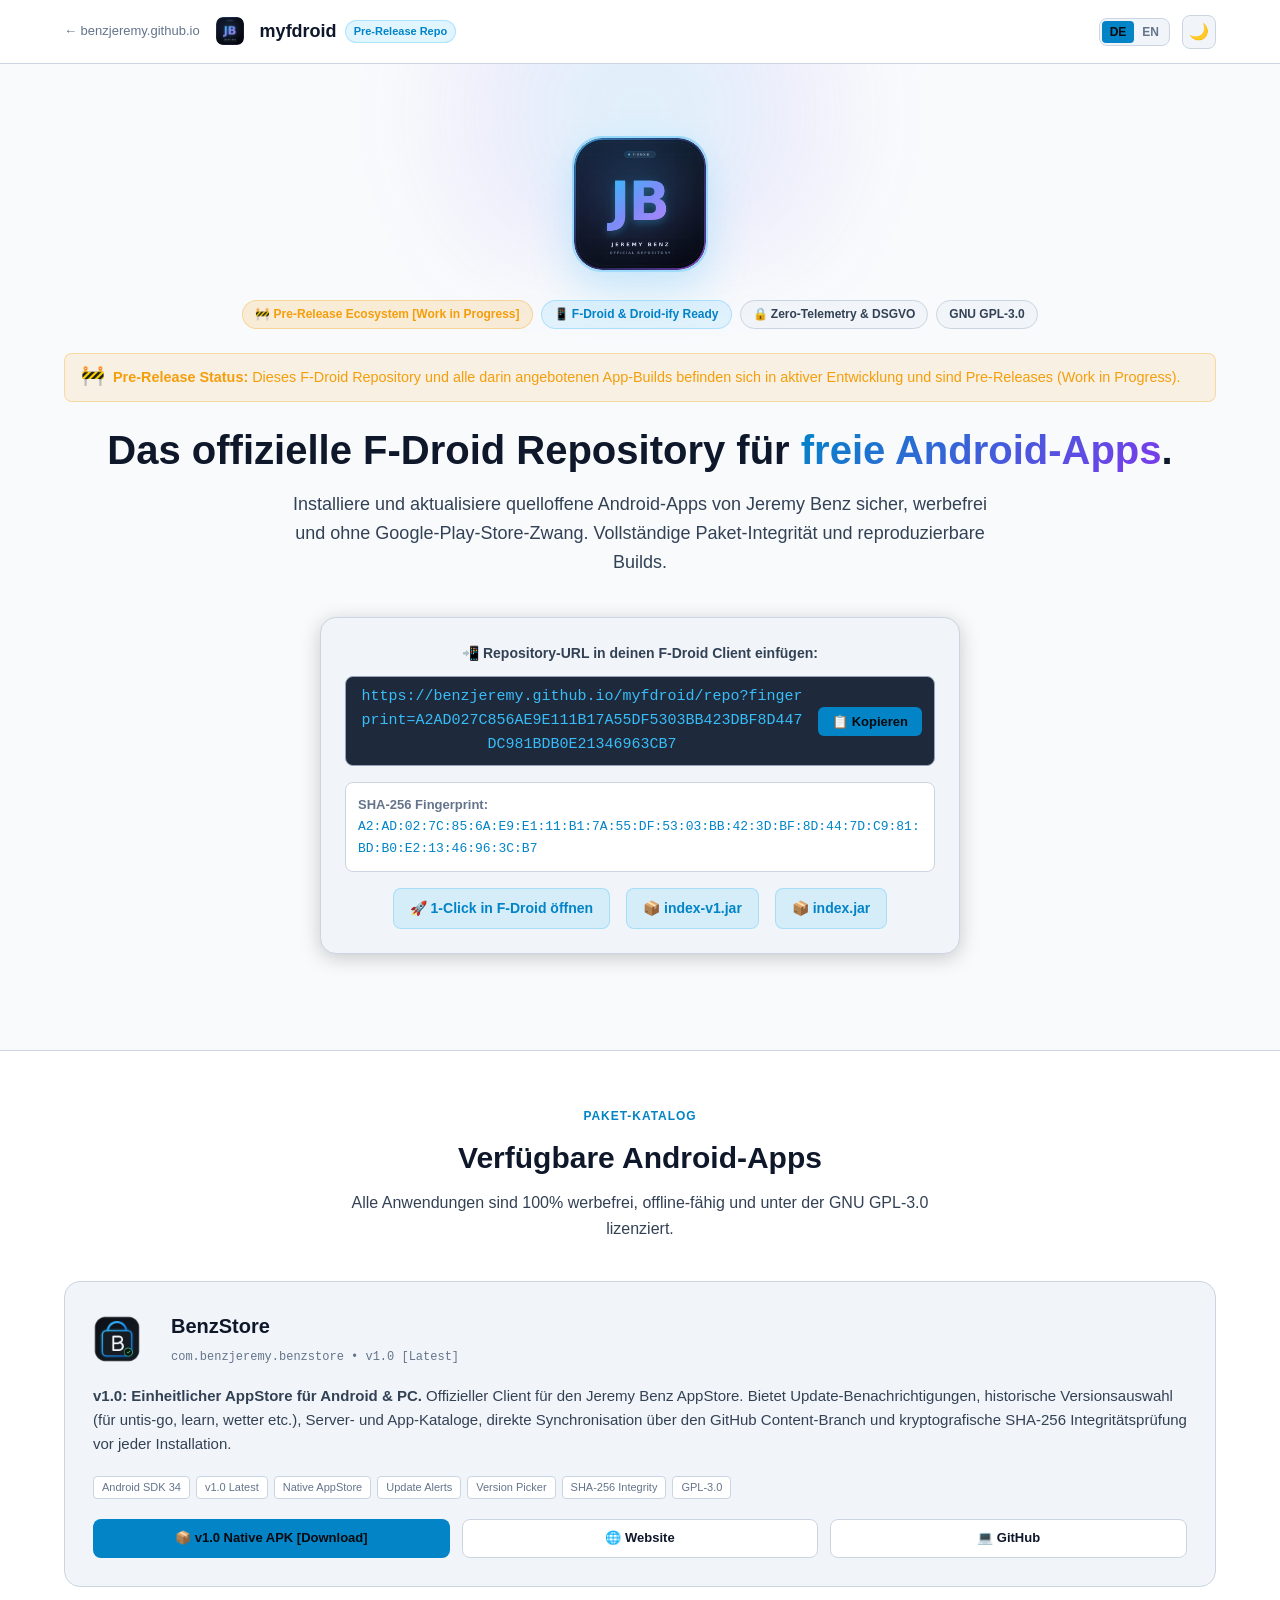
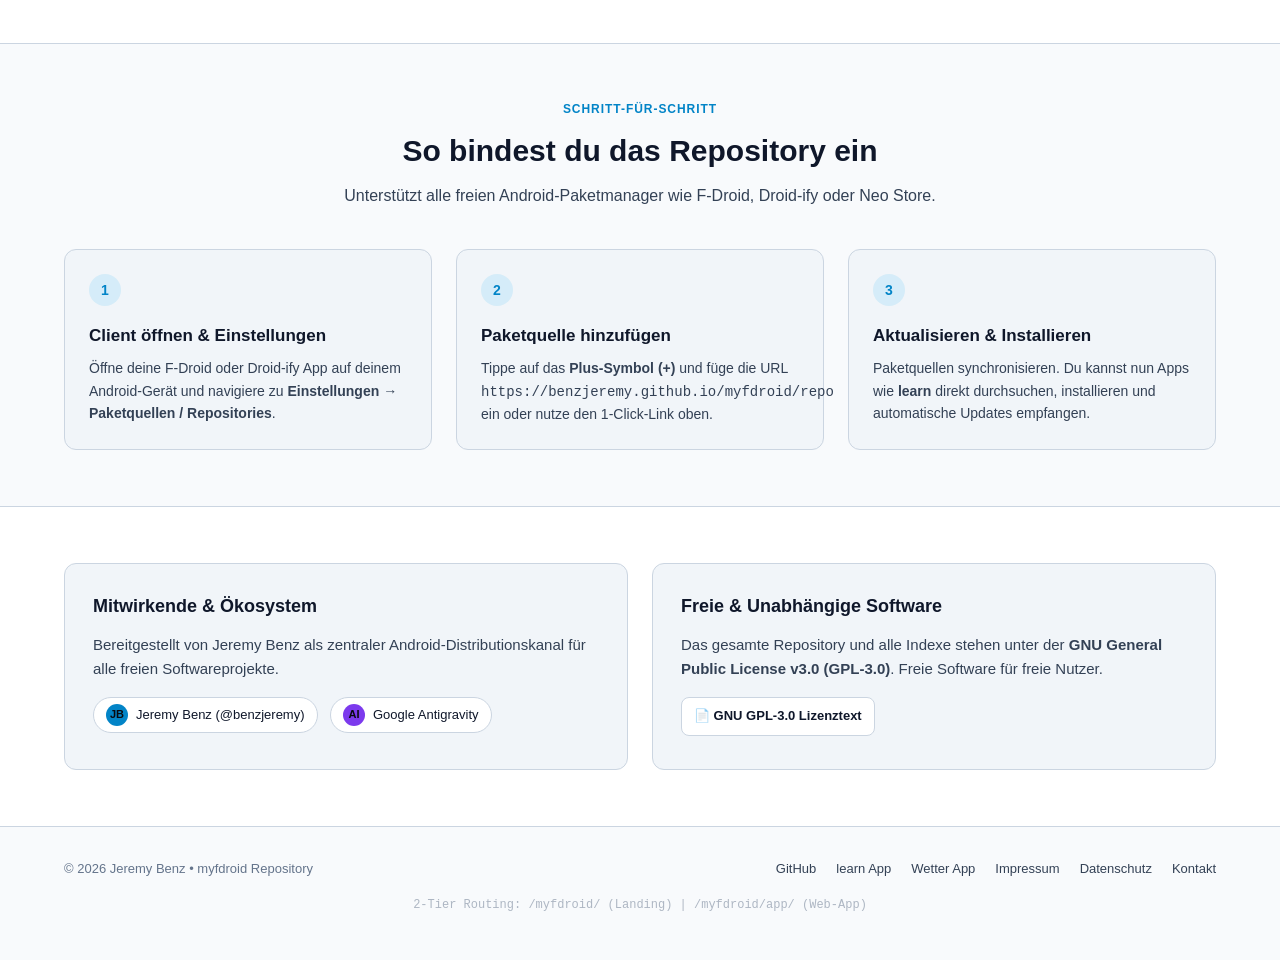
<file: index.html>
<!DOCTYPE html>
<html lang="de" data-theme="dark">
<head>
  <meta charset="UTF-8">
  <meta name="viewport" content="width=device-width, initial-scale=1.0">
  <meta http-equiv="Content-Security-Policy" content="default-src 'self'; script-src 'self' 'unsafe-inline'; style-src 'self' 'unsafe-inline'; img-src 'self' data: https:; font-src 'self'; frame-src 'none'; object-src 'none'; base-uri 'self';" />
  <meta http-equiv="X-Content-Type-Options" content="nosniff" />
  <meta name="referrer" content="strict-origin-when-cross-origin" />
  <title>myfdroid [Pre-Release] · Offizielles F-Droid Repository für Jeremy Benz Apps</title>
  <meta name="description" content="Offizielles, datenschutzfreundliches F-Droid Repository für freie Android-Apps von Jeremy Benz (learn, Bildungs-Tools &amp; Utilities). 100% Open Source unter GPL-3.0.">
  <link rel="stylesheet" href="style.css">
  <script>
    (function() {
      const savedTheme = localStorage.getItem('site_theme');
      if (savedTheme) {
        document.documentElement.setAttribute('data-theme', savedTheme);
      } else if (window.matchMedia && window.matchMedia('(prefers-color-scheme: light)').matches) {
        document.documentElement.setAttribute('data-theme', 'light');
      }
    })();
  </script>
</head>
<body>

  <!-- SITE HEADER -->
  <header class="site-header">
    <div class="container header-inner">
      <div class="brand-group">
        <a href="https://benzjeremy.github.io/" class="eco-back" title="Zurück zum zentralen Portfolio">
          <span>← benzjeremy.github.io</span>
        </a>
        <a href="index.html" class="brand-title">
          <img src="icon.png" alt="JB Logo" width="28" height="28" style="border-radius: 7px; margin-right: 0.5rem; vertical-align: middle;">
          <span>myfdroid</span>
          <span class="brand-badge">Pre-Release Repo</span>
        </a>
      </div>

      <div class="nav-actions">
        <div class="lang-switch" role="group" aria-label="Sprachauswahl">
          <button type="button" class="lang-btn active" id="btn-lang-de" onclick="setLang('de')">DE</button>
          <button type="button" class="lang-btn" id="btn-lang-en" onclick="setLang('en')">EN</button>
        </div>
        <button class="theme-btn" id="themeToggle" onclick="toggleTheme()" title="Theme wechseln">🌙</button>
      </div>
    </div>
  </header>

  <main>
    <!-- HERO SECTION -->
    <section class="hero-section">
      <div class="hero-glow"></div>
      <div class="container">
        
        <!-- JB Cover Image -->
        <div style="display: flex; justify-content: center; margin-bottom: 1.75rem;">
          <img src="icon.png" alt="Jeremy Benz - JB F-Droid Repository" width="136" height="136" style="border-radius: 30px; box-shadow: 0 16px 40px rgba(56, 189, 248, 0.25); border: 2.5px solid rgba(56, 189, 248, 0.45);">
        </div>

        <div class="hero-badges">
          <span class="hero-badge badge-blue" style="background: rgba(245, 158, 11, 0.15); color: #f59e0b; border-color: rgba(245, 158, 11, 0.3);">🚧 Pre-Release Ecosystem [Work in Progress]</span>
          <span class="hero-badge badge-blue">📱 F-Droid &amp; Droid-ify Ready</span>
          <span class="hero-badge">🔒 Zero-Telemetry &amp; DSGVO</span>
          <a href="https://github.com/benzjeremy/myfdroid/blob/main/LICENSE" target="_blank" rel="noopener noreferrer" class="hero-badge">GNU GPL-3.0</a>
        </div>

        <!-- Pre-Release Notice -->
        <div style="margin-bottom: 1.5rem; background: rgba(245, 158, 11, 0.1); border: 1px solid rgba(245, 158, 11, 0.3); border-radius: 8px; padding: 0.75rem 1rem; color: #f59e0b; font-size: 0.9rem; display: flex; align-items: flex-start; gap: 0.5rem; text-align: left;">
          <span style="font-size: 1.2rem; line-height: 1;">🚧</span>
          <div>
            <div class="lang-de"><strong>Pre-Release Status:</strong> Dieses F-Droid Repository und alle darin angebotenen App-Builds befinden sich in aktiver Entwicklung und sind Pre-Releases (Work in Progress).</div>
            <div class="lang-en" style="display:none;"><strong>Pre-Release Notice:</strong> This F-Droid repository and all hosted app builds are under active development and are Pre-Releases (Work in Progress).</div>
          </div>
        </div>

        <div class="lang-de">
          <h1 class="hero-title">
            Das offizielle F-Droid Repository für <span class="gradient-text">freie Android-Apps</span>.
          </h1>
          <p class="hero-subtitle">
            Installiere und aktualisiere quelloffene Android-Apps von Jeremy Benz sicher, werbefrei und ohne Google-Play-Store-Zwang. Vollständige Paket-Integrität und reproduzierbare Builds.
          </p>
        </div>

        <div class="lang-en" style="display:none;">
          <h1 class="hero-title">
            The Official F-Droid Repository for <span class="gradient-text">Free Android Apps</span>.
          </h1>
          <p class="hero-subtitle">
            Install and update open-source Android apps by Jeremy Benz safely, ad-free, and independent of Google Play. Full cryptographic integrity and reproducible builds.
          </p>
        </div>

        <!-- REPO URL BOX -->
        <div class="repo-box-container">
          <div class="repo-box-title">
            <span class="lang-de">📲 Repository-URL in deinen F-Droid Client einfügen:</span>
            <span class="lang-en" style="display:none;">📲 Add Repository URL to your F-Droid client:</span>
          </div>
          <div class="repo-url-bar">
            <span class="repo-url-text" id="repoUrlText">https://benzjeremy.github.io/myfdroid/repo?fingerprint=A2AD027C856AE9E111B17A55DF5303BB423DBF8D447DC981BDB0E21346963CB7</span>
            <button type="button" class="btn-copy" onclick="copyRepoUrl()">
              <span class="lang-de">📋 Kopieren</span>
              <span class="lang-en" style="display:none;">📋 Copy</span>
            </button>
          </div>
          
          <div style="margin-top: 1rem; padding: 0.75rem; background: var(--bg-surface); border: 1px solid var(--border-subtle); border-radius: var(--radius-md); text-align: left; font-size: 0.8125rem;">
            <span style="color: var(--text-muted); font-weight: 600;">SHA-256 Fingerprint:</span><br>
            <code style="word-break: break-all; color: var(--accent-blue);">A2:AD:02:7C:85:6A:E9:E1:11:B1:7A:55:DF:53:03:BB:42:3D:BF:8D:44:7D:C9:81:BD:B0:E2:13:46:96:3C:B7</code>
          </div>

          <div class="repo-actions-row">
            <a href="fdroidrepos://benzjeremy.github.io/myfdroid/repo?fingerprint=A2AD027C856AE9E111B17A55DF5303BB423DBF8D447DC981BDB0E21346963CB7" class="btn-fdroid">
              <span>🚀 1-Click in F-Droid öffnen</span>
            </a>
            <a href="repo/index-v1.jar" class="btn-fdroid">
              <span>📦 index-v1.jar</span>
            </a>
            <a href="repo/index.jar" class="btn-fdroid">
              <span>📦 index.jar</span>
            </a>
          </div>
        </div>

      </div>
    </section>

    <!-- HOSTED APPS SECTION -->
    <section class="section-padding" style="background: var(--bg-surface); border-top: 1px solid var(--border-subtle); border-bottom: 1px solid var(--border-subtle);">
      <div class="container">
        
        <div class="section-header">
          <p class="section-tag">
            <span class="lang-de">Paket-Katalog</span>
            <span class="lang-en" style="display:none;">Package Catalog</span>
          </p>
          <h2 class="section-title">
            <span class="lang-de">Verfügbare Android-Apps</span>
            <span class="lang-en" style="display:none;">Available Android Apps</span>
          </h2>
          <p class="section-desc">
            <span class="lang-de">Alle Anwendungen sind 100% werbefrei, offline-fähig und unter der GNU GPL-3.0 lizenziert.</span>
            <span class="lang-en" style="display:none;">All applications are 100% ad-free, offline-ready, and licensed under GNU GPL-3.0.</span>
          </p>
        </div>

        <div class="apps-grid">
          
          <!-- Exclusive App: BenzStore -->
          <article class="app-card">
            <div>
              <div class="app-card-header">
                <img src="icons/com.benzjeremy.benzstore.png" alt="BenzStore Icon" width="48" height="48" style="border-radius: 12px; margin-right: 0.875rem;">
                <div class="app-title-group">
                  <h3>BenzStore</h3>
                  <span class="app-pkg">com.benzjeremy.benzstore &bull; v1.0 [Latest]</span>
                </div>
              </div>
              <p class="app-desc">
                <span class="lang-de"><strong>v1.0: Einheitlicher AppStore für Android &amp; PC.</strong> Offizieller Client für den Jeremy Benz AppStore. Bietet Update-Benachrichtigungen, historische Versionsauswahl (für untis-go, learn, wetter etc.), Server- und App-Kataloge, direkte Synchronisation über den GitHub Content-Branch und kryptografische SHA-256 Integritätsprüfung vor jeder Installation.</span>
                <span class="lang-en" style="display:none;"><strong>v1.0: Unified AppStore for Android &amp; PC.</strong> Official client for the Jeremy Benz AppStore. Features update notifications, historical version selection (for untis-go, learn, wetter, etc.), server and app catalogs, direct synchronization via GitHub content branch, and cryptographic SHA-256 integrity checks prior to installation.</span>
              </p>
              <div class="app-tags">
                <span class="app-tag">Android SDK 34</span>
                <span class="app-tag">v1.0 Latest</span>
                <span class="app-tag">Native AppStore</span>
                <span class="app-tag">Update Alerts</span>
                <span class="app-tag">Version Picker</span>
                <span class="app-tag">SHA-256 Integrity</span>
                <span class="app-tag">GPL-3.0</span>
              </div>
            </div>

            <div class="app-actions">
              <a href="repo/benzstore-v1.0.apk" class="btn-card highlight">
                <span>📦 v1.0 Native APK [Download]</span>
              </a>
              <a href="https://benzjeremy.github.io/benzstore/" target="_blank" rel="noopener noreferrer" class="btn-card">
                <span>🌐 Website</span>
              </a>
              <a href="https://github.com/benzjeremy/benzstore" target="_blank" rel="noopener noreferrer" class="btn-card">
                <span>💻 GitHub</span>
              </a>
            </div>
          </article>

        </div>

      </div>
    </section>

    <!-- INSTRUCTIONS SECTION -->
    <section class="section-padding">
      <div class="container">
        
        <div class="section-header">
          <p class="section-tag">
            <span class="lang-de">Schritt-für-Schritt</span>
            <span class="lang-en" style="display:none;">Step-by-Step</span>
          </p>
          <h2 class="section-title">
            <span class="lang-de">So bindest du das Repository ein</span>
            <span class="lang-en" style="display:none;">How to Add the Repository</span>
          </h2>
          <p class="section-desc">
            <span class="lang-de">Unterstützt alle freien Android-Paketmanager wie F-Droid, Droid-ify oder Neo Store.</span>
            <span class="lang-en" style="display:none;">Supports all free Android package managers including F-Droid, Droid-ify, and Neo Store.</span>
          </p>
        </div>

        <div class="steps-grid">
          
          <div class="step-card">
            <div class="step-num">1</div>
            <h4>
              <span class="lang-de">Client öffnen &amp; Einstellungen</span>
              <span class="lang-en" style="display:none;">Open Client &amp; Settings</span>
            </h4>
            <p>
              <span class="lang-de">Öffne deine F-Droid oder Droid-ify App auf deinem Android-Gerät und navigiere zu <strong>Einstellungen &rarr; Paketquellen / Repositories</strong>.</span>
              <span class="lang-en" style="display:none;">Open your F-Droid or Droid-ify app on your Android device and navigate to <strong>Settings &rarr; Repositories</strong>.</span>
            </p>
          </div>

          <div class="step-card">
            <div class="step-num">2</div>
            <h4>
              <span class="lang-de">Paketquelle hinzufügen</span>
              <span class="lang-en" style="display:none;">Add Repository URL</span>
            </h4>
            <p>
              <span class="lang-de">Tippe auf das <strong>Plus-Symbol (+)</strong> und füge die URL <code>https://benzjeremy.github.io/myfdroid/repo</code> ein oder nutze den 1-Click-Link oben.</span>
              <span class="lang-en" style="display:none;">Tap the <strong>Plus (+) button</strong> and paste the URL <code>https://benzjeremy.github.io/myfdroid/repo</code> or use the 1-click link above.</span>
            </p>
          </div>

          <div class="step-card">
            <div class="step-num">3</div>
            <h4>
              <span class="lang-de">Aktualisieren &amp; Installieren</span>
              <span class="lang-en" style="display:none;">Sync &amp; Install</span>
            </h4>
            <p>
              <span class="lang-de">Paketquellen synchronisieren. Du kannst nun Apps wie <strong>learn</strong> direkt durchsuchen, installieren und automatische Updates empfangen.</span>
              <span class="lang-en" style="display:none;">Synchronize your repositories. You can now search, install, and receive automatic updates for apps like <strong>learn</strong>.</span>
            </p>
          </div>

        </div>

      </div>
    </section>

    <!-- ABOUT SECTION -->
    <section class="section-padding" style="background: var(--bg-surface); border-top: 1px solid var(--border-subtle);">
      <div class="container">
        <div class="about-grid">
          
          <div class="about-box">
            <h3>
              <span class="lang-de">Mitwirkende &amp; Ökosystem</span>
              <span class="lang-en" style="display:none;">Contributors &amp; Ecosystem</span>
            </h3>
            <p style="color: var(--text-secondary); font-size: 0.9375rem; margin-bottom: 1rem;">
              <span class="lang-de">Bereitgestellt von Jeremy Benz als zentraler Android-Distributionskanal für alle freien Softwareprojekte.</span>
              <span class="lang-en" style="display:none;">Maintained by Jeremy Benz as the central Android distribution channel for all open-source projects.</span>
            </p>
            <div>
              <div class="author-chip">
                <span class="author-avatar">JB</span>
                <span>Jeremy Benz (@benzjeremy)</span>
              </div>
              <div class="author-chip">
                <span class="author-avatar" style="background: var(--accent-violet);">AI</span>
                <span>Google Antigravity</span>
              </div>
            </div>
          </div>

          <div class="about-box">
            <h3>
              <span class="lang-de">Freie &amp; Unabhängige Software</span>
              <span class="lang-en" style="display:none;">Free &amp; Independent Software</span>
            </h3>
            <p style="color: var(--text-secondary); font-size: 0.9375rem; line-height: 1.6;">
              <span class="lang-de">Das gesamte Repository und alle Indexe stehen unter der <strong>GNU General Public License v3.0 (GPL-3.0)</strong>. Freie Software für freie Nutzer.</span>
              <span class="lang-en" style="display:none;">The entire repository and indexing manifests are licensed under the <strong>GNU General Public License v3.0 (GPL-3.0)</strong>. Free software for free users.</span>
            </p>
            <div style="margin-top: 1rem;">
              <a href="https://github.com/benzjeremy/myfdroid/blob/main/LICENSE" target="_blank" rel="noopener noreferrer" class="btn-card" style="display:inline-flex;">
                <span>📄 GNU GPL-3.0 Lizenztext</span>
              </a>
            </div>
          </div>

        </div>
      </div>
    </section>
  </main>

  <!-- FOOTER -->
  <footer class="site-footer">
    <div class="container footer-inner">
      <div>
        <span>© 2026 Jeremy Benz &bull; myfdroid Repository</span>
      </div>
      <div class="footer-links">
        <a href="https://github.com/benzjeremy/myfdroid" target="_blank" rel="noopener noreferrer">GitHub</a>
        <a href="https://benzjeremy.github.io/learn/" target="_blank" rel="noopener noreferrer">learn App</a>
        <a href="https://benzjeremy.github.io/wetter-site/" target="_blank" rel="noopener noreferrer">Wetter App</a>
        <a href="impressum.html">Impressum</a>
        <a href="datenschutz.html">Datenschutz</a>
        <a href="kontakt.html">Kontakt</a>
      </div>
    </div>
  <div class="routing-notice" style="text-align: center; padding: 1rem; font-size: 0.75rem; opacity: 0.5; font-family: monospace;">2-Tier Routing: /myfdroid/ (Landing) | /myfdroid/app/ (Web-App)</div>
  </footer>

  <!-- SCRIPT -->
  <script>
    function setLang(lang) {
      const isDe = lang === 'de';
      document.querySelectorAll('.lang-de').forEach(el => el.style.display = isDe ? '' : 'none');
      document.querySelectorAll('.lang-en').forEach(el => el.style.display = isDe ? 'none' : '');
      document.getElementById('btn-lang-de').classList.toggle('active', isDe);
      document.getElementById('btn-lang-en').classList.toggle('active', !isDe);
      localStorage.setItem('myfdroid_lang', lang);
    }

    function toggleTheme() {
      const current = document.documentElement.getAttribute('data-theme') || 'dark';
      const next = current === 'dark' ? 'light' : 'dark';
      document.documentElement.setAttribute('data-theme', next);
      localStorage.setItem('site_theme', next);
      document.getElementById('themeToggle').textContent = next === 'dark' ? '🌙' : '☀️';
    }

    function copyRepoUrl() {
      const url = document.getElementById('repoUrlText').innerText;
      navigator.clipboard.writeText(url).then(() => {
        alert("Repository-URL in die Zwischenablage kopiert!\n\nhttps://benzjeremy.github.io/myfdroid/repo");
      }).catch(() => {});
    }

    // Init Language & Theme from Storage
    (function() {
      const savedLang = localStorage.getItem('myfdroid_lang') || 'de';
      setLang(savedLang);
      const savedTheme = localStorage.getItem('site_theme') || 'dark';
      document.getElementById('themeToggle').textContent = savedTheme === 'dark' ? '🌙' : '☀️';
    })();
  </script>
</body>
</html>
</file>
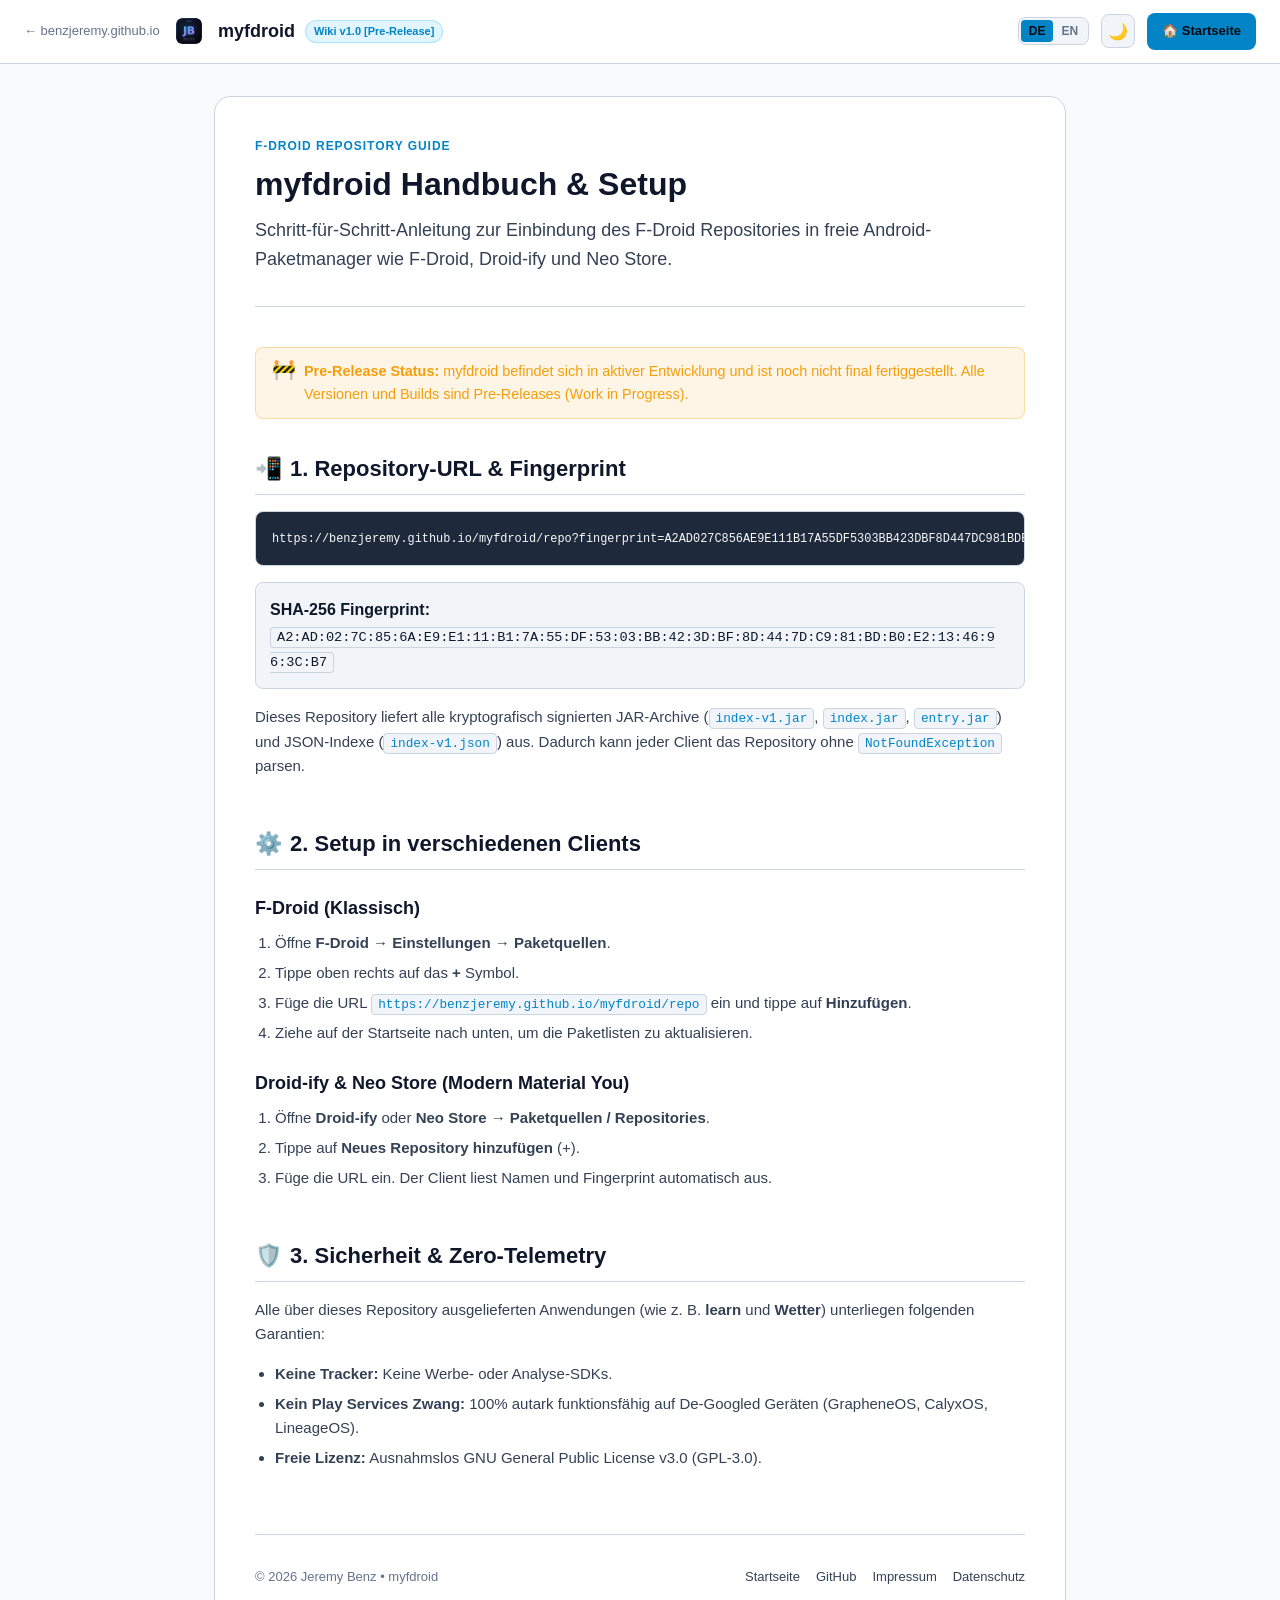
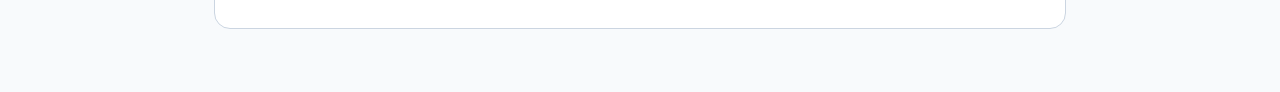
<file: wiki/index.html>
<!DOCTYPE html>
<html lang="de" data-theme="dark">
<head>
  <meta charset="UTF-8">
  <meta name="viewport" content="width=device-width, initial-scale=1.0">
  <meta http-equiv="Content-Security-Policy" content="default-src 'self'; script-src 'self' 'unsafe-inline'; style-src 'self' 'unsafe-inline'; img-src 'self' data: https:; font-src 'self'; frame-src 'none'; object-src 'none'; base-uri 'self';" />
  <meta http-equiv="X-Content-Type-Options" content="nosniff" />
  <meta name="referrer" content="strict-origin-when-cross-origin" />
  <title>myfdroid Wiki &bull; F-Droid Repository Handbuch &amp; Setup</title>
  <meta name="description" content="Offizielles Handbuch für das myfdroid Repository: Einrichtung in F-Droid, Droid-ify, Neo Store, Signaturschlüssel und Problembehebung.">
  <link rel="stylesheet" href="wiki.css">
  <script>
    (function() {
      const savedTheme = localStorage.getItem('site_theme');
      if (savedTheme) {
        document.documentElement.setAttribute('data-theme', savedTheme);
      } else if (window.matchMedia && window.matchMedia('(prefers-color-scheme: light)').matches) {
        document.documentElement.setAttribute('data-theme', 'light');
      }
    })();
  </script>
</head>
<body>

  <!-- WIKI HEADER -->
  <header class="wiki-header">
    <div class="wiki-header-container">
      <div class="wiki-brand-group">
        <a href="https://benzjeremy.github.io/" class="eco-back-link" title="Zurück zum Portfolio">
          <span>← benzjeremy.github.io</span>
        </a>
        <a href="../" class="wiki-brand-link" title="Zurück zur Startseite">
          <img src="../icon.png" alt="JB Logo" width="26" height="26" style="border-radius: 6px; margin-right: 0.4rem; vertical-align: middle;">
          <span class="wiki-brand-title">myfdroid</span>
          <span class="wiki-brand-badge">Wiki v1.0 [Pre-Release]</span>
        </a>
      </div>

      <div class="wiki-nav-tools">
        <div class="lang-switch">
          <button class="lang-btn active" id="btn-lang-de" onclick="setWikiLang('de')">DE</button>
          <button class="lang-btn" id="btn-lang-en" onclick="setWikiLang('en')">EN</button>
        </div>

        <button class="theme-toggle-btn" id="themeToggle" onclick="toggleWikiTheme()" title="Theme wechseln">🌙</button>

        <a href="../" class="wiki-btn primary">
          <span class="lang-de">🏠 Startseite</span>
          <span class="lang-en" style="display:none;">🏠 Home</span>
        </a>
      </div>
    </div>
  </header>

  <!-- WIKI LAYOUT -->
  <div class="wiki-layout" style="grid-template-columns: 1fr; max-width: 900px;">
    <main class="wiki-content">
      <article class="wiki-article">
        
        <div class="wiki-hero-header">
          <p class="wiki-category-tag">F-Droid Repository Guide</p>
          <h1 class="wiki-title">
            <span class="lang-de">myfdroid Handbuch &amp; Setup</span>
            <span class="lang-en" style="display:none;">myfdroid Manual &amp; Setup</span>
          </h1>
          <p class="wiki-lead">
            <span class="lang-de">Schritt-für-Schritt-Anleitung zur Einbindung des F-Droid Repositories in freie Android-Paketmanager wie F-Droid, Droid-ify und Neo Store.</span>
            <span class="lang-en" style="display:none;">Step-by-step instructions for adding the F-Droid repository to free Android package managers such as F-Droid, Droid-ify, and Neo Store.</span>
          </p>
        </div>

        <!-- Pre-Release Notice -->
        <div style="margin-bottom: 2rem; background: rgba(245, 158, 11, 0.1); border: 1px solid rgba(245, 158, 11, 0.3); border-radius: 8px; padding: 0.75rem 1rem; color: #f59e0b; font-size: 0.9rem; display: flex; align-items: flex-start; gap: 0.5rem; text-align: left;">
          <span style="font-size: 1.2rem; line-height: 1;">🚧</span>
          <div>
            <div class="lang-de"><strong>Pre-Release Status:</strong> myfdroid befindet sich in aktiver Entwicklung und ist noch nicht final fertiggestellt. Alle Versionen und Builds sind Pre-Releases (Work in Progress).</div>
            <div class="lang-en" style="display:none;"><strong>Pre-Release Notice:</strong> myfdroid is under active development and not finalized yet. All releases and builds are Pre-Releases (Work in Progress).</div>
          </div>
        </div>

        <!-- 1. Einbindung -->
        <section class="wiki-section">
          <h2>
            <span>📲</span>
            <span class="lang-de">1. Repository-URL &amp; Fingerprint</span>
            <span class="lang-en" style="display:none;">1. Repository URL &amp; Fingerprint</span>
          </h2>
          <pre><code>https://benzjeremy.github.io/myfdroid/repo?fingerprint=A2AD027C856AE9E111B17A55DF5303BB423DBF8D447DC981BDB0E21346963CB7</code></pre>
          <div style="margin: 1rem 0; padding: 0.875rem; background: var(--bg-card); border: 1px solid var(--border-subtle); border-radius: var(--radius-md);">
            <strong>SHA-256 Fingerprint:</strong><br>
            <code style="word-break: break-all; color: var(--accent-blue);">A2:AD:02:7C:85:6A:E9:E1:11:B1:7A:55:DF:53:03:BB:42:3D:BF:8D:44:7D:C9:81:BD:B0:E2:13:46:96:3C:B7</code>
          </div>
          <p>
            <span class="lang-de">Dieses Repository liefert alle kryptografisch signierten JAR-Archive (<code>index-v1.jar</code>, <code>index.jar</code>, <code>entry.jar</code>) und JSON-Indexe (<code>index-v1.json</code>) aus. Dadurch kann jeder Client das Repository ohne <code>NotFoundException</code> parsen.</span>
            <span class="lang-en" style="display:none;">This repository delivers all cryptographically signed JAR archives (<code>index-v1.jar</code>, <code>index.jar</code>, <code>entry.jar</code>) and JSON manifests (<code>index-v1.json</code>), preventing <code>NotFoundException</code> across all clients.</span>
          </p>
        </section>

        <!-- 2. Clients -->
        <section class="wiki-section">
          <h2>
            <span>⚙️</span>
            <span class="lang-de">2. Setup in verschiedenen Clients</span>
            <span class="lang-en" style="display:none;">2. Setup across Clients</span>
          </h2>
          
          <h3>F-Droid (Klassisch)</h3>
          <ol>
            <li>Öffne <strong>F-Droid</strong> &rarr; <strong>Einstellungen</strong> &rarr; <strong>Paketquellen</strong>.</li>
            <li>Tippe oben rechts auf das <strong>+</strong> Symbol.</li>
            <li>Füge die URL <code>https://benzjeremy.github.io/myfdroid/repo</code> ein und tippe auf <strong>Hinzufügen</strong>.</li>
            <li>Ziehe auf der Startseite nach unten, um die Paketlisten zu aktualisieren.</li>
          </ol>

          <h3>Droid-ify &amp; Neo Store (Modern Material You)</h3>
          <ol>
            <li>Öffne <strong>Droid-ify</strong> oder <strong>Neo Store</strong> &rarr; <strong>Paketquellen / Repositories</strong>.</li>
            <li>Tippe auf <strong>Neues Repository hinzufügen</strong> (+).</li>
            <li>Füge die URL ein. Der Client liest Namen und Fingerprint automatisch aus.</li>
          </ol>
        </section>

        <!-- 3. Sicherheit & Lizenz -->
        <section class="wiki-section">
          <h2>
            <span>🛡️</span>
            <span class="lang-de">3. Sicherheit &amp; Zero-Telemetry</span>
            <span class="lang-en" style="display:none;">3. Security &amp; Zero-Telemetry</span>
          </h2>
          <p>
            <span class="lang-de">Alle über dieses Repository ausgelieferten Anwendungen (wie z. B. <strong>learn</strong> und <strong>Wetter</strong>) unterliegen folgenden Garantien:</span>
            <span class="lang-en" style="display:none;">All applications distributed through this repository (such as <strong>learn</strong> and <strong>Weather</strong>) meet the following criteria:</span>
          </p>
          <ul>
            <li><strong>Keine Tracker:</strong> Keine Werbe- oder Analyse-SDKs.</li>
            <li><strong>Kein Play Services Zwang:</strong> 100% autark funktionsfähig auf De-Googled Geräten (GrapheneOS, CalyxOS, LineageOS).</li>
            <li><strong>Freie Lizenz:</strong> Ausnahmslos GNU General Public License v3.0 (GPL-3.0).</li>
          </ul>
        </section>

        <!-- FOOTER -->
        <footer class="wiki-footer">
          <div>© 2026 Jeremy Benz &bull; myfdroid</div>
          <div style="display: flex; gap: 1rem;">
            <a href="../">Startseite</a>
            <a href="https://github.com/benzjeremy/myfdroid" target="_blank" rel="noopener noreferrer">GitHub</a>
            <a href="https://benzjeremy.github.io/impressum.html" target="_blank" rel="noopener noreferrer">Impressum</a>
            <a href="https://benzjeremy.github.io/datenschutz.html" target="_blank" rel="noopener noreferrer">Datenschutz</a>
          </div>
        </footer>

      </article>
    </main>
  </div>

  <script>
    function setWikiLang(lang) {
      const isDe = lang === 'de';
      document.querySelectorAll('.lang-de').forEach(el => el.style.display = isDe ? '' : 'none');
      document.querySelectorAll('.lang-en').forEach(el => el.style.display = isDe ? 'none' : '');
      document.getElementById('btn-lang-de').classList.toggle('active', isDe);
      document.getElementById('btn-lang-en').classList.toggle('active', !isDe);
      localStorage.setItem('myfdroid_lang', lang);
    }

    function toggleWikiTheme() {
      const current = document.documentElement.getAttribute('data-theme') || 'dark';
      const next = current === 'dark' ? 'light' : 'dark';
      document.documentElement.setAttribute('data-theme', next);
      localStorage.setItem('site_theme', next);
      document.getElementById('themeToggle').textContent = next === 'dark' ? '🌙' : '☀️';
    }

    (function() {
      const savedLang = localStorage.getItem('myfdroid_lang') || 'de';
      setWikiLang(savedLang);
      const savedTheme = localStorage.getItem('site_theme') || 'dark';
      document.getElementById('themeToggle').textContent = savedTheme === 'dark' ? '🌙' : '☀️';
    })();
  </script>
</body>
</html>
</file>
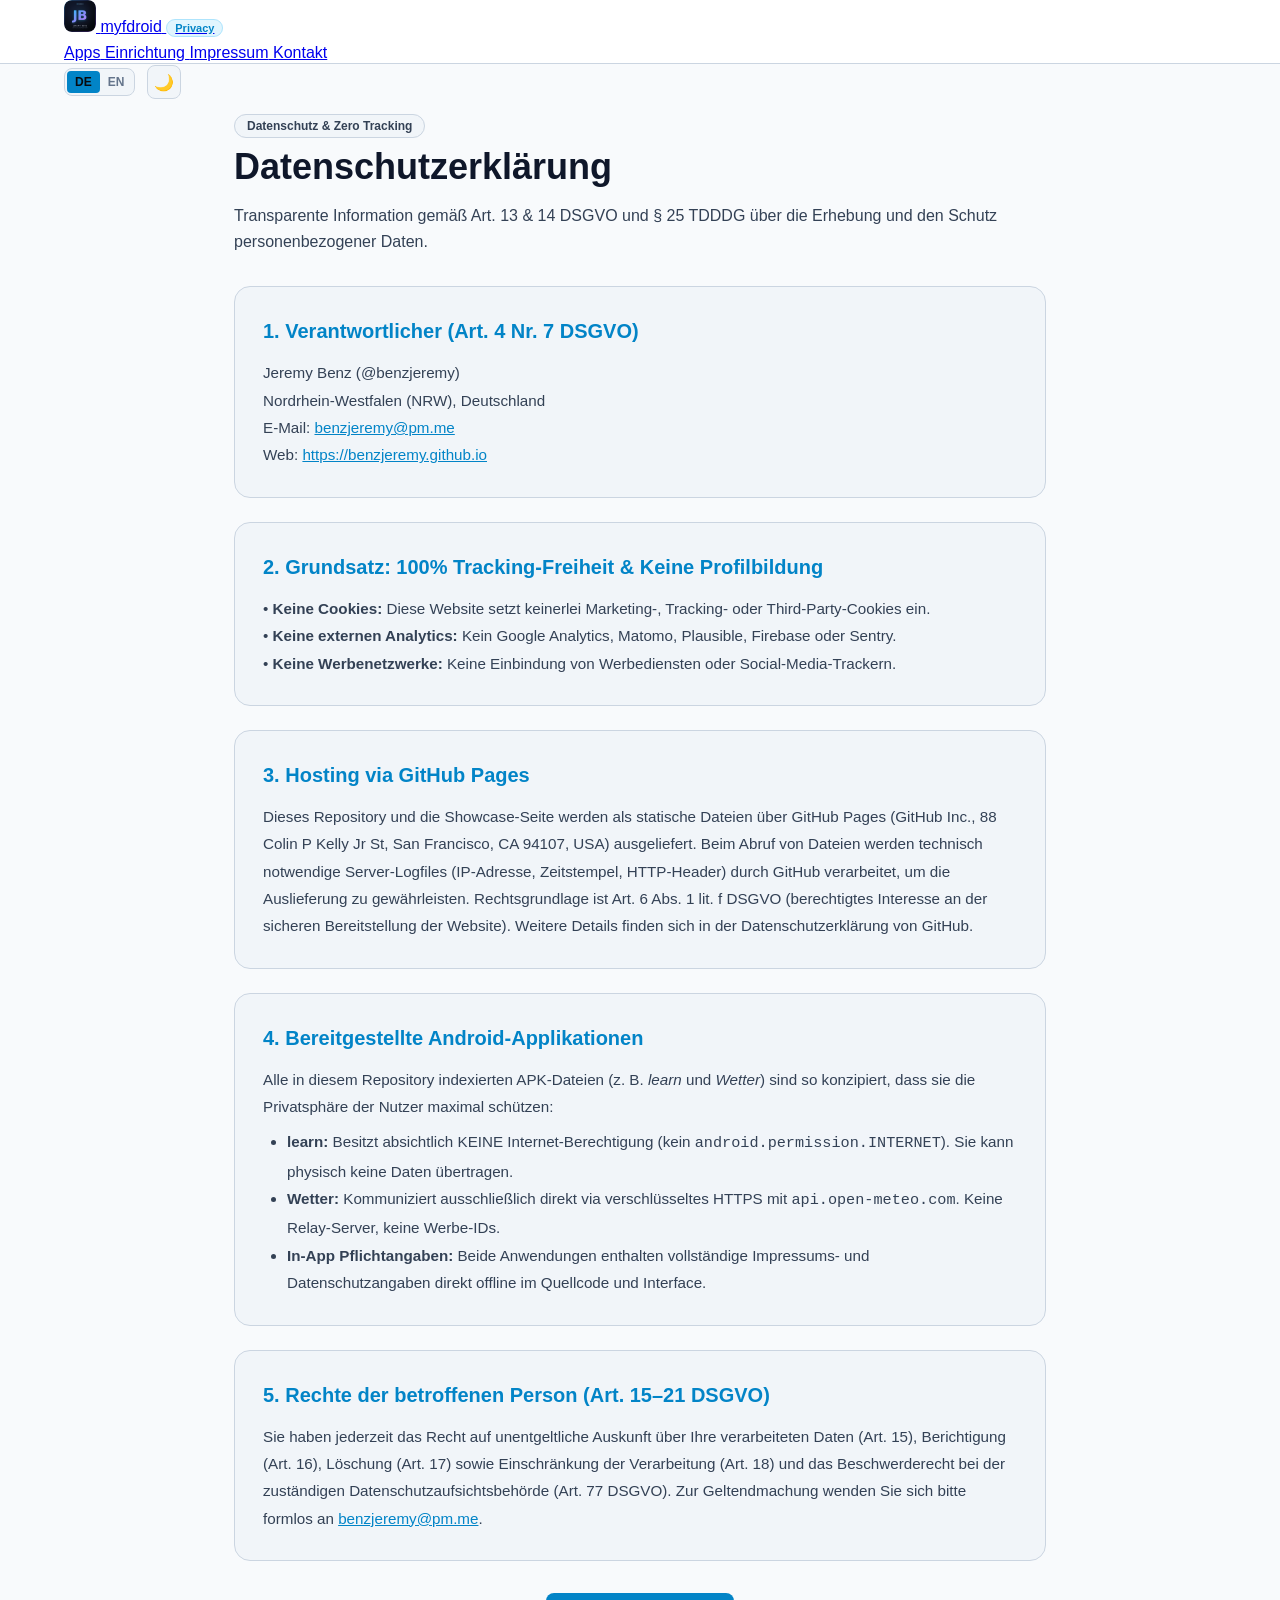
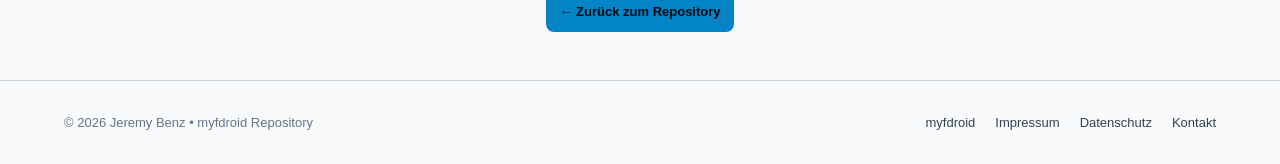
<file: datenschutz.html>
<!DOCTYPE html>
<html lang="de" data-theme="dark">
<head>
  <meta charset="UTF-8">
  <meta name="viewport" content="width=device-width, initial-scale=1.0">
  <meta http-equiv="Content-Security-Policy" content="default-src 'self'; script-src 'self' 'unsafe-inline'; style-src 'self' 'unsafe-inline'; img-src 'self' data: https:; font-src 'self'; frame-src 'none'; object-src 'none'; base-uri 'self';" />
  <meta http-equiv="X-Content-Type-Options" content="nosniff" />
  <meta name="referrer" content="strict-origin-when-cross-origin" />
  <title>Datenschutzerklärung – myfdroid · Jeremy Benz</title>
  <meta name="description" content="Datenschutzerklärung nach DSGVO und § 25 TDDDG für das freie myfdroid F-Droid Repository: 100% Tracking-frei, keine Werbe-Netzwerke, kein Logging.">
  <link rel="icon" type="image/png" href="repo/icons/icon.png">
  <link rel="stylesheet" href="style.css?v=2.2">
  <script>
    (function() {
      const savedTheme = localStorage.getItem('site_theme');
      if (savedTheme) {
        document.documentElement.setAttribute('data-theme', savedTheme);
      } else if (window.matchMedia && window.matchMedia('(prefers-color-scheme: light)').matches) {
        document.documentElement.setAttribute('data-theme', 'light');
      }
    })();
  </script>
</head>
<body>

  <!-- HEADER -->
  <header class="site-header">
    <div class="container header-container">
      <div class="brand-area">
        <a href="index.html" class="brand-link">
          <img src="repo/icons/icon.png" alt="myfdroid Logo" class="brand-logo" width="32" height="32" style="border-radius: 8px;">
          <span class="brand-name">myfdroid</span>
          <span class="brand-badge">Privacy</span>
        </a>
      </div>

      <nav class="main-nav">
        <a href="index.html#apps">
          <span class="lang-de">Apps</span>
          <span class="lang-en" style="display:none;">Apps</span>
        </a>
        <a href="index.html#setup">
          <span class="lang-de">Einrichtung</span>
          <span class="lang-en" style="display:none;">Setup</span>
        </a>
        <a href="impressum.html">
          <span class="lang-de">Impressum</span>
          <span class="lang-en" style="display:none;">Legal Notice</span>
        </a>
        <a href="kontakt.html">
          <span class="lang-de">Kontakt</span>
          <span class="lang-en" style="display:none;">Contact</span>
        </a>
      </nav>

      <div class="nav-actions">
        <div class="lang-switch" role="group" aria-label="Sprachauswahl">
          <button type="button" class="lang-btn active" id="btn-lang-de" onclick="setLang('de')">DE</button>
          <button type="button" class="lang-btn" id="btn-lang-en" onclick="setLang('en')">EN</button>
        </div>
        <button type="button" class="theme-btn" id="themeToggle" onclick="toggleTheme()" title="Theme wechseln">🌙</button>
      </div>
    </div>
  </header>

  <main style="padding: 3rem 0;">
    <div class="container" style="max-width: 860px;">
      
      <div style="margin-bottom: 2rem;">
        <span class="hero-badge" style="margin-bottom: 0.75rem;">
          <span class="lang-de">Datenschutz &amp; Zero Tracking</span>
          <span class="lang-en" style="display:none;">Data Privacy &amp; Zero Tracking</span>
        </span>
        <h1 style="font-size: 2.25rem; font-weight: 800; margin-bottom: 0.5rem;">
          <span class="lang-de">Datenschutzerklärung</span>
          <span class="lang-en" style="display:none;">Privacy Policy</span>
        </h1>
        <p style="color: var(--text-secondary); font-size: 1rem;">
          <span class="lang-de">Transparente Information gemäß Art. 13 &amp; 14 DSGVO und § 25 TDDDG über die Erhebung und den Schutz personenbezogener Daten.</span>
          <span class="lang-en" style="display:none;">Transparent disclosures pursuant to Arts. 13 &amp; 14 GDPR and § 25 TDDDG regarding data processing and protection.</span>
        </p>
      </div>

      <div class="app-card" style="margin-bottom: 1.5rem; display: block;">
        <h2 style="font-size: 1.25rem; color: var(--accent-blue); margin-bottom: 0.75rem;">
          <span class="lang-de">1. Verantwortlicher (Art. 4 Nr. 7 DSGVO)</span>
          <span class="lang-en" style="display:none;">1. Data Controller (Art. 4 (7) GDPR)</span>
        </h2>
        <div style="color: var(--text-secondary); line-height: 1.8; font-size: 0.95rem;">
          <p>Jeremy Benz (@benzjeremy)</p>
          <p><span class="lang-de">Nordrhein-Westfalen (NRW), Deutschland</span><span class="lang-en" style="display:none;">North Rhine-Westphalia (NRW), Germany</span></p>
          <p>E-Mail: <a href="mailto:benzjeremy@pm.me" style="color: var(--accent-blue);">benzjeremy@pm.me</a></p>
          <p>Web: <a href="https://benzjeremy.github.io" style="color: var(--accent-blue);">https://benzjeremy.github.io</a></p>
        </div>
      </div>

      <div class="app-card" style="margin-bottom: 1.5rem; display: block;">
        <h2 style="font-size: 1.25rem; color: var(--accent-blue); margin-bottom: 0.75rem;">
          <span class="lang-de">2. Grundsatz: 100% Tracking-Freiheit &amp; Keine Profilbildung</span>
          <span class="lang-en" style="display:none;">2. Core Principle: 100% Free of Trackers &amp; Profiling</span>
        </h2>
        <div style="color: var(--text-secondary); line-height: 1.8; font-size: 0.95rem;">
          <p class="lang-de">• <strong>Keine Cookies:</strong> Diese Website setzt keinerlei Marketing-, Tracking- oder Third-Party-Cookies ein.</p>
          <p class="lang-en" style="display:none;">• <strong>No Cookies:</strong> This website places zero marketing, tracking, or third-party cookies.</p>
          <p class="lang-de">• <strong>Keine externen Analytics:</strong> Kein Google Analytics, Matomo, Plausible, Firebase oder Sentry.</p>
          <p class="lang-en" style="display:none;">• <strong>No External Analytics:</strong> Zero Google Analytics, Matomo, Plausible, Firebase, or Sentry tracking.</p>
          <p class="lang-de">• <strong>Keine Werbenetzwerke:</strong> Keine Einbindung von Werbediensten oder Social-Media-Trackern.</p>
          <p class="lang-en" style="display:none;">• <strong>No Ad Networks:</strong> No integration of advertisement networks or social media pixels.</p>
        </div>
      </div>

      <div class="app-card" style="margin-bottom: 1.5rem; display: block;">
        <h2 style="font-size: 1.25rem; color: var(--accent-blue); margin-bottom: 0.75rem;">
          <span class="lang-de">3. Hosting via GitHub Pages</span>
          <span class="lang-en" style="display:none;">3. Hosting via GitHub Pages</span>
        </h2>
        <div style="color: var(--text-secondary); line-height: 1.8; font-size: 0.95rem;">
          <p class="lang-de">Dieses Repository und die Showcase-Seite werden als statische Dateien über GitHub Pages (GitHub Inc., 88 Colin P Kelly Jr St, San Francisco, CA 94107, USA) ausgeliefert. Beim Abruf von Dateien werden technisch notwendige Server-Logfiles (IP-Adresse, Zeitstempel, HTTP-Header) durch GitHub verarbeitet, um die Auslieferung zu gewährleisten. Rechtsgrundlage ist Art. 6 Abs. 1 lit. f DSGVO (berechtigtes Interesse an der sicheren Bereitstellung der Website). Weitere Details finden sich in der Datenschutzerklärung von GitHub.</p>
          <p class="lang-en" style="display:none;">This repository and static showcase are hosted via GitHub Pages (GitHub Inc., 88 Colin P Kelly Jr St, San Francisco, CA 94107, USA). When files are requested, technical server logs (IP address, timestamp, HTTP headers) may be processed by GitHub to ensure service reliability. Legal basis is Art. 6 (1) (f) GDPR (legitimate interest in secure site delivery). Refer to GitHub's Privacy Statement for additional details.</p>
        </div>
      </div>

      <div class="app-card" style="margin-bottom: 1.5rem; display: block;">
        <h2 style="font-size: 1.25rem; color: var(--accent-blue); margin-bottom: 0.75rem;">
          <span class="lang-de">4. Bereitgestellte Android-Applikationen</span>
          <span class="lang-en" style="display:none;">4. Hosted Android Applications</span>
        </h2>
        <div style="color: var(--text-secondary); line-height: 1.8; font-size: 0.95rem;">
          <p class="lang-de">Alle in diesem Repository indexierten APK-Dateien (z. B. <em>learn</em> und <em>Wetter</em>) sind so konzipiert, dass sie die Privatsphäre der Nutzer maximal schützen:</p>
          <p class="lang-en" style="display:none;">All APK packages indexed within this repository (e.g. <em>learn</em> and <em>Weather</em>) are engineered for maximum user privacy:</p>
          <ul style="padding-left: 1.5rem; margin-top: 0.5rem;">
            <li><span class="lang-de"><strong>learn:</strong> Besitzt absichtlich KEINE Internet-Berechtigung (kein <code>android.permission.INTERNET</code>). Sie kann physisch keine Daten übertragen.</span><span class="lang-en" style="display:none;"><strong>learn:</strong> Deliberately omits internet permission (no <code>android.permission.INTERNET</code>). It physically cannot transmit telemetry.</span></li>
            <li><span class="lang-de"><strong>Wetter:</strong> Kommuniziert ausschließlich direkt via verschlüsseltes HTTPS mit <code>api.open-meteo.com</code>. Keine Relay-Server, keine Werbe-IDs.</span><span class="lang-en" style="display:none;"><strong>Weather:</strong> Communicates solely via direct encrypted HTTPS with <code>api.open-meteo.com</code>. Zero relay servers, zero ad IDs.</span></li>
            <li><span class="lang-de"><strong>In-App Pflichtangaben:</strong> Beide Anwendungen enthalten vollständige Impressums- und Datenschutzangaben direkt offline im Quellcode und Interface.</span><span class="lang-en" style="display:none;"><strong>In-App Compliance:</strong> Both apps feature comprehensive offline Impressum and Privacy disclosures directly inside their native interfaces.</span></li>
          </ul>
        </div>
      </div>

      <div class="app-card" style="margin-bottom: 1.5rem; display: block;">
        <h2 style="font-size: 1.25rem; color: var(--accent-blue); margin-bottom: 0.75rem;">
          <span class="lang-de">5. Rechte der betroffenen Person (Art. 15–21 DSGVO)</span>
          <span class="lang-en" style="display:none;">5. Data Subject Rights (Arts. 15–21 GDPR)</span>
        </h2>
        <div style="color: var(--text-secondary); line-height: 1.8; font-size: 0.95rem;">
          <p class="lang-de">Sie haben jederzeit das Recht auf unentgeltliche Auskunft über Ihre verarbeiteten Daten (Art. 15), Berichtigung (Art. 16), Löschung (Art. 17) sowie Einschränkung der Verarbeitung (Art. 18) und das Beschwerderecht bei der zuständigen Datenschutzaufsichtsbehörde (Art. 77 DSGVO). Zur Geltendmachung wenden Sie sich bitte formlos an <a href="mailto:benzjeremy@pm.me" style="color: var(--accent-blue);">benzjeremy@pm.me</a>.</p>
          <p class="lang-en" style="display:none;">You have the continuous right to free information regarding processed personal data (Art. 15), rectification (Art. 16), erasure (Art. 17), restriction of processing (Art. 18), and the right to lodge a complaint with a supervisory authority (Art. 77 GDPR). For inquiries, contact <a href="mailto:benzjeremy@pm.me" style="color: var(--accent-blue);">benzjeremy@pm.me</a>.</p>
        </div>
      </div>

      <div style="text-align: center; margin-top: 2rem;">
        <a href="index.html" class="btn-card highlight" style="display: inline-block;">
          <span class="lang-de">← Zurück zum Repository</span>
          <span class="lang-en" style="display:none;">← Back to Repository</span>
        </a>
      </div>

    </div>
  </main>

  <!-- FOOTER -->
  <footer class="site-footer">
    <div class="container footer-inner">
      <div>
        <span>© 2026 Jeremy Benz &bull; myfdroid Repository</span>
      </div>
      <div class="footer-links">
        <a href="index.html">myfdroid</a>
        <a href="impressum.html">Impressum</a>
        <a href="datenschutz.html">Datenschutz</a>
        <a href="kontakt.html">Kontakt</a>
      </div>
    </div>
  </footer>

  <script>
    function setLang(lang) {
      const isDe = lang === 'de';
      document.querySelectorAll('.lang-de').forEach(el => el.style.display = isDe ? '' : 'none');
      document.querySelectorAll('.lang-en').forEach(el => el.style.display = isDe ? 'none' : '');
      document.getElementById('btn-lang-de').classList.toggle('active', isDe);
      document.getElementById('btn-lang-en').classList.toggle('active', !isDe);
      localStorage.setItem('myfdroid_lang', lang);
    }

    function toggleTheme() {
      const current = document.documentElement.getAttribute('data-theme') || 'dark';
      const next = current === 'dark' ? 'light' : 'dark';
      document.documentElement.setAttribute('data-theme', next);
      localStorage.setItem('site_theme', next);
      document.getElementById('themeToggle').textContent = next === 'dark' ? '🌙' : '☀️';
    }

    (function() {
      const savedLang = localStorage.getItem('myfdroid_lang') || 'de';
      setLang(savedLang);
      const savedTheme = localStorage.getItem('site_theme') || 'dark';
      document.getElementById('themeToggle').textContent = savedTheme === 'dark' ? '🌙' : '☀️';
    })();
  </script>
</body>
</html>
</file>
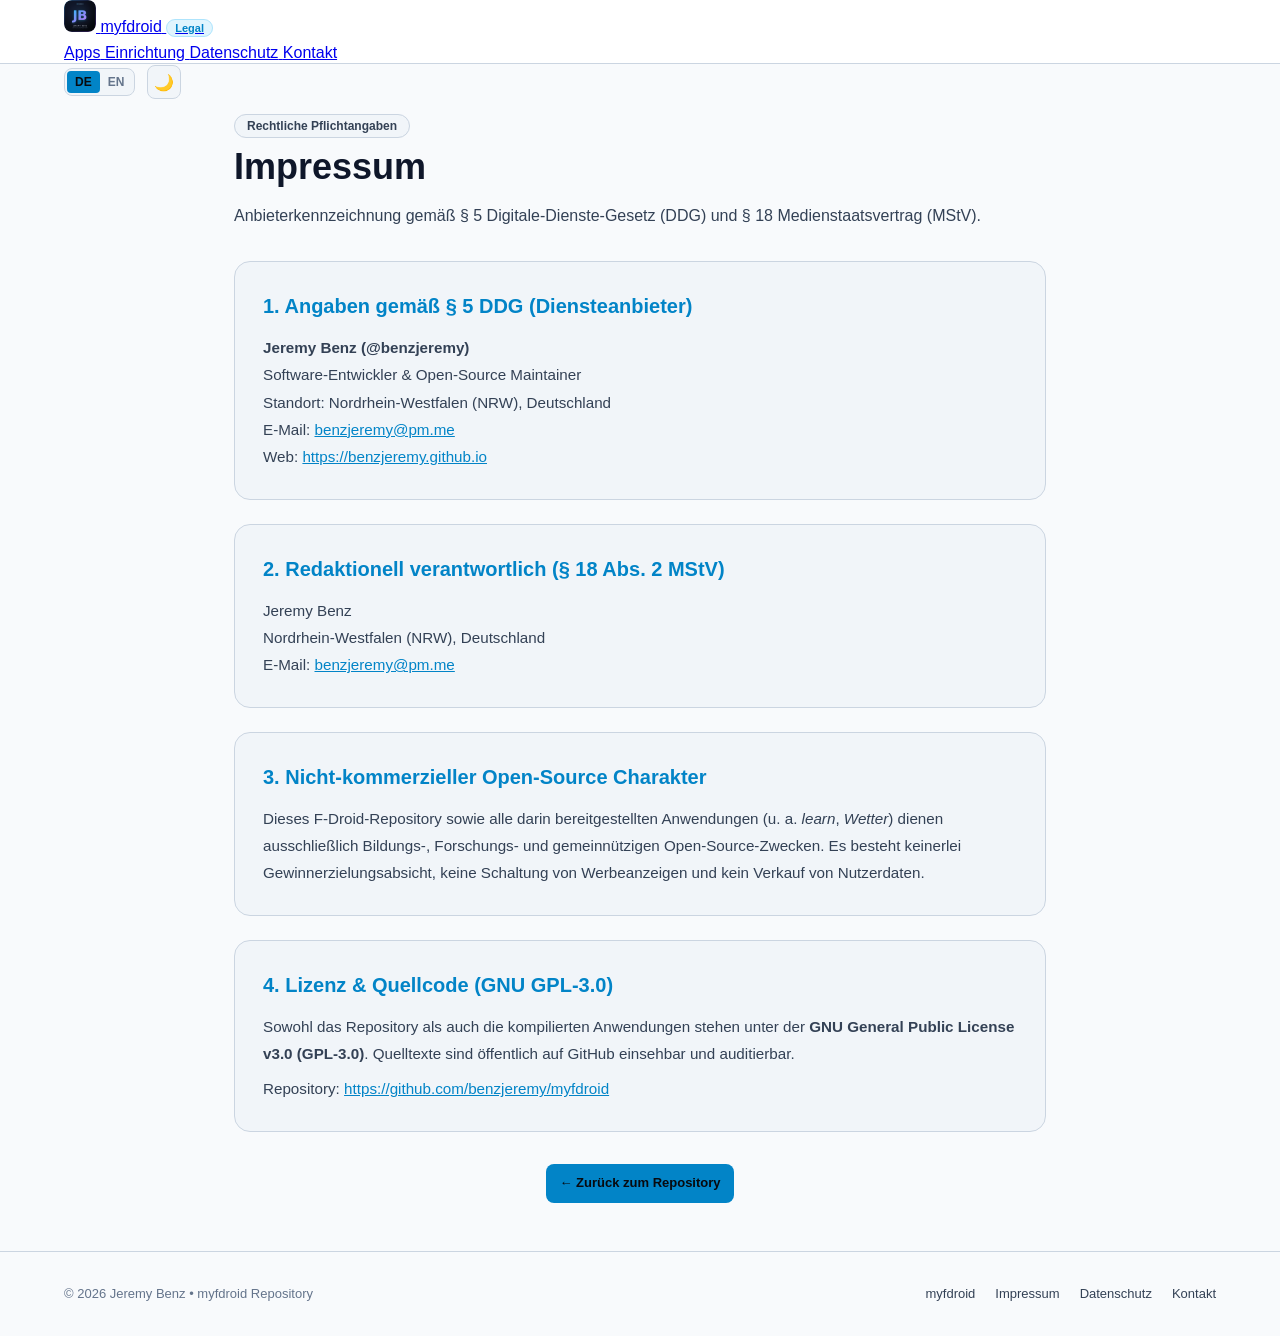
<file: impressum.html>
<!DOCTYPE html>
<html lang="de" data-theme="dark">
<head>
  <meta charset="UTF-8">
  <meta name="viewport" content="width=device-width, initial-scale=1.0">
  <meta http-equiv="Content-Security-Policy" content="default-src 'self'; script-src 'self' 'unsafe-inline'; style-src 'self' 'unsafe-inline'; img-src 'self' data: https:; font-src 'self'; frame-src 'none'; object-src 'none'; base-uri 'self';" />
  <meta http-equiv="X-Content-Type-Options" content="nosniff" />
  <meta name="referrer" content="strict-origin-when-cross-origin" />
  <title>Impressum – myfdroid · Jeremy Benz</title>
  <meta name="description" content="Gesetzliche Anbieterkennzeichnung und rechtliche Hinweise gemäß § 5 DDG und § 18 MStV für das offizielle myfdroid Repository von Jeremy Benz.">
  <link rel="icon" type="image/png" href="repo/icons/icon.png">
  <link rel="stylesheet" href="style.css?v=2.2">
  <script>
    (function() {
      const savedTheme = localStorage.getItem('site_theme');
      if (savedTheme) {
        document.documentElement.setAttribute('data-theme', savedTheme);
      } else if (window.matchMedia && window.matchMedia('(prefers-color-scheme: light)').matches) {
        document.documentElement.setAttribute('data-theme', 'light');
      }
    })();
  </script>
</head>
<body>

  <!-- HEADER -->
  <header class="site-header">
    <div class="container header-container">
      <div class="brand-area">
        <a href="index.html" class="brand-link">
          <img src="repo/icons/icon.png" alt="myfdroid Logo" class="brand-logo" width="32" height="32" style="border-radius: 8px;">
          <span class="brand-name">myfdroid</span>
          <span class="brand-badge">Legal</span>
        </a>
      </div>

      <nav class="main-nav">
        <a href="index.html#apps">
          <span class="lang-de">Apps</span>
          <span class="lang-en" style="display:none;">Apps</span>
        </a>
        <a href="index.html#setup">
          <span class="lang-de">Einrichtung</span>
          <span class="lang-en" style="display:none;">Setup</span>
        </a>
        <a href="datenschutz.html">
          <span class="lang-de">Datenschutz</span>
          <span class="lang-en" style="display:none;">Privacy</span>
        </a>
        <a href="kontakt.html">
          <span class="lang-de">Kontakt</span>
          <span class="lang-en" style="display:none;">Contact</span>
        </a>
      </nav>

      <div class="nav-actions">
        <div class="lang-switch" role="group" aria-label="Sprachauswahl">
          <button type="button" class="lang-btn active" id="btn-lang-de" onclick="setLang('de')">DE</button>
          <button type="button" class="lang-btn" id="btn-lang-en" onclick="setLang('en')">EN</button>
        </div>
        <button type="button" class="theme-btn" id="themeToggle" onclick="toggleTheme()" title="Theme wechseln">🌙</button>
      </div>
    </div>
  </header>

  <main style="padding: 3rem 0;">
    <div class="container" style="max-width: 860px;">
      
      <div style="margin-bottom: 2rem;">
        <span class="hero-badge" style="margin-bottom: 0.75rem;">
          <span class="lang-de">Rechtliche Pflichtangaben</span>
          <span class="lang-en" style="display:none;">Statutory Disclosures</span>
        </span>
        <h1 style="font-size: 2.25rem; font-weight: 800; margin-bottom: 0.5rem;">
          <span class="lang-de">Impressum</span>
          <span class="lang-en" style="display:none;">Legal Notice</span>
        </h1>
        <p style="color: var(--text-secondary); font-size: 1rem;">
          <span class="lang-de">Anbieterkennzeichnung gemäß § 5 Digitale-Dienste-Gesetz (DDG) und § 18 Medienstaatsvertrag (MStV).</span>
          <span class="lang-en" style="display:none;">Provider identification pursuant to § 5 DDG and § 18 MStV (German State Media Treaty).</span>
        </p>
      </div>

      <div class="app-card" style="margin-bottom: 1.5rem; display: block;">
        <h2 style="font-size: 1.25rem; color: var(--accent-blue); margin-bottom: 0.75rem;">
          <span class="lang-de">1. Angaben gemäß § 5 DDG (Diensteanbieter)</span>
          <span class="lang-en" style="display:none;">1. Provider Information pursuant to § 5 DDG</span>
        </h2>
        <div style="color: var(--text-secondary); line-height: 1.8; font-size: 0.95rem;">
          <p><strong>Jeremy Benz (@benzjeremy)</strong></p>
          <p><span class="lang-de">Software-Entwickler &amp; Open-Source Maintainer</span><span class="lang-en" style="display:none;">Software Developer &amp; Open-Source Maintainer</span></p>
          <p><span class="lang-de">Standort: Nordrhein-Westfalen (NRW), Deutschland</span><span class="lang-en" style="display:none;">Location: North Rhine-Westphalia (NRW), Germany</span></p>
          <p>E-Mail: <a href="mailto:benzjeremy@pm.me" style="color: var(--accent-blue);">benzjeremy@pm.me</a></p>
          <p>Web: <a href="https://benzjeremy.github.io" style="color: var(--accent-blue);">https://benzjeremy.github.io</a></p>
        </div>
      </div>

      <div class="app-card" style="margin-bottom: 1.5rem; display: block;">
        <h2 style="font-size: 1.25rem; color: var(--accent-blue); margin-bottom: 0.75rem;">
          <span class="lang-de">2. Redaktionell verantwortlich (§ 18 Abs. 2 MStV)</span>
          <span class="lang-en" style="display:none;">2. Editorial Responsibility (§ 18 (2) MStV)</span>
        </h2>
        <div style="color: var(--text-secondary); line-height: 1.8; font-size: 0.95rem;">
          <p>Jeremy Benz</p>
          <p><span class="lang-de">Nordrhein-Westfalen (NRW), Deutschland</span><span class="lang-en" style="display:none;">North Rhine-Westphalia (NRW), Germany</span></p>
          <p>E-Mail: <a href="mailto:benzjeremy@pm.me" style="color: var(--accent-blue);">benzjeremy@pm.me</a></p>
        </div>
      </div>

      <div class="app-card" style="margin-bottom: 1.5rem; display: block;">
        <h2 style="font-size: 1.25rem; color: var(--accent-blue); margin-bottom: 0.75rem;">
          <span class="lang-de">3. Nicht-kommerzieller Open-Source Charakter</span>
          <span class="lang-en" style="display:none;">3. Non-Commercial Open-Source Status</span>
        </h2>
        <div style="color: var(--text-secondary); line-height: 1.8; font-size: 0.95rem;">
          <p class="lang-de">Dieses F-Droid-Repository sowie alle darin bereitgestellten Anwendungen (u. a. <em>learn</em>, <em>Wetter</em>) dienen ausschließlich Bildungs-, Forschungs- und gemeinnützigen Open-Source-Zwecken. Es besteht keinerlei Gewinnerzielungsabsicht, keine Schaltung von Werbeanzeigen und kein Verkauf von Nutzerdaten.</p>
          <p class="lang-en" style="display:none;">This F-Droid repository and all hosted applications (e.g. <em>learn</em>, <em>Weather</em>) serve strictly educational, research, and non-profit open-source purposes. There is zero commercial orientation, no advertising, and no monetization of user data.</p>
        </div>
      </div>

      <div class="app-card" style="margin-bottom: 1.5rem; display: block;">
        <h2 style="font-size: 1.25rem; color: var(--accent-blue); margin-bottom: 0.75rem;">
          <span class="lang-de">4. Lizenz &amp; Quellcode (GNU GPL-3.0)</span>
          <span class="lang-en" style="display:none;">4. License &amp; Source Code (GNU GPL-3.0)</span>
        </h2>
        <div style="color: var(--text-secondary); line-height: 1.8; font-size: 0.95rem;">
          <p class="lang-de">Sowohl das Repository als auch die kompilierten Anwendungen stehen unter der <strong>GNU General Public License v3.0 (GPL-3.0)</strong>. Quelltexte sind öffentlich auf GitHub einsehbar und auditierbar.</p>
          <p class="lang-en" style="display:none;">Both this repository structure and the compiled applications are licensed under the <strong>GNU General Public License v3.0 (GPL-3.0)</strong>. Complete source code is hosted and verifiable on GitHub.</p>
          <p style="margin-top: 0.5rem;">
            Repository: <a href="https://github.com/benzjeremy/myfdroid" target="_blank" rel="noopener noreferrer" style="color: var(--accent-blue);">https://github.com/benzjeremy/myfdroid</a>
          </p>
        </div>
      </div>

      <div style="text-align: center; margin-top: 2rem;">
        <a href="index.html" class="btn-card highlight" style="display: inline-block;">
          <span class="lang-de">← Zurück zum Repository</span>
          <span class="lang-en" style="display:none;">← Back to Repository</span>
        </a>
      </div>

    </div>
  </main>

  <!-- FOOTER -->
  <footer class="site-footer">
    <div class="container footer-inner">
      <div>
        <span>© 2026 Jeremy Benz &bull; myfdroid Repository</span>
      </div>
      <div class="footer-links">
        <a href="index.html">myfdroid</a>
        <a href="impressum.html">Impressum</a>
        <a href="datenschutz.html">Datenschutz</a>
        <a href="kontakt.html">Kontakt</a>
      </div>
    </div>
  </footer>

  <script>
    function setLang(lang) {
      const isDe = lang === 'de';
      document.querySelectorAll('.lang-de').forEach(el => el.style.display = isDe ? '' : 'none');
      document.querySelectorAll('.lang-en').forEach(el => el.style.display = isDe ? 'none' : '');
      document.getElementById('btn-lang-de').classList.toggle('active', isDe);
      document.getElementById('btn-lang-en').classList.toggle('active', !isDe);
      localStorage.setItem('myfdroid_lang', lang);
    }

    function toggleTheme() {
      const current = document.documentElement.getAttribute('data-theme') || 'dark';
      const next = current === 'dark' ? 'light' : 'dark';
      document.documentElement.setAttribute('data-theme', next);
      localStorage.setItem('site_theme', next);
      document.getElementById('themeToggle').textContent = next === 'dark' ? '🌙' : '☀️';
    }

    (function() {
      const savedLang = localStorage.getItem('myfdroid_lang') || 'de';
      setLang(savedLang);
      const savedTheme = localStorage.getItem('site_theme') || 'dark';
      document.getElementById('themeToggle').textContent = savedTheme === 'dark' ? '🌙' : '☀️';
    })();
  </script>
</body>
</html>
</file>
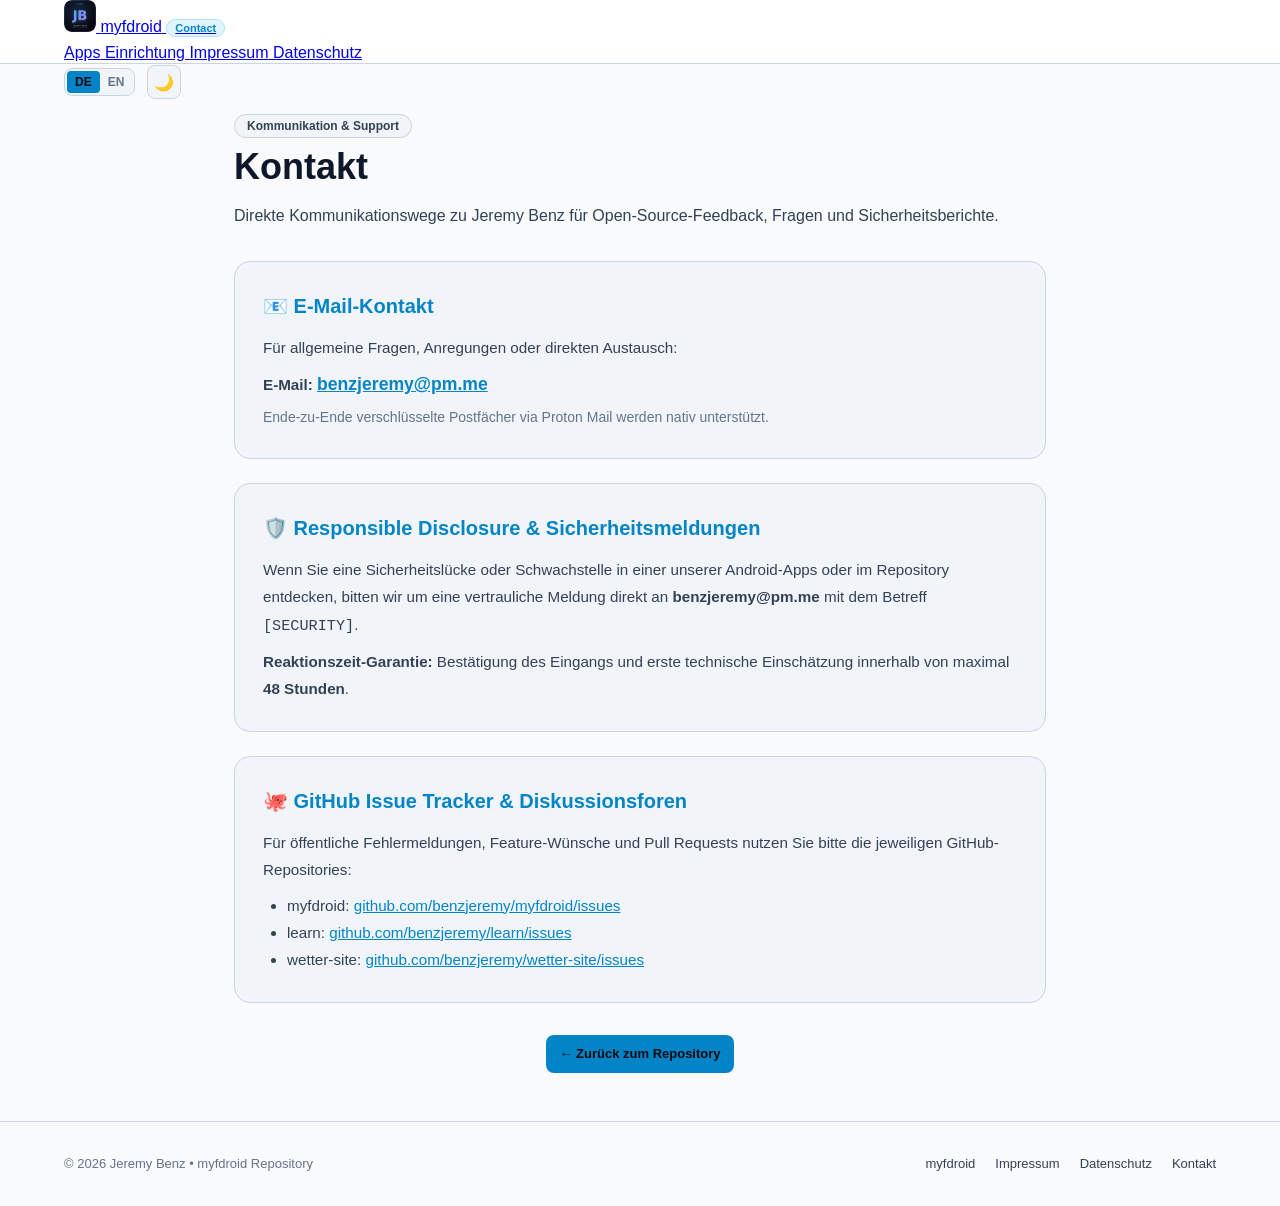
<file: kontakt.html>
<!DOCTYPE html>
<html lang="de" data-theme="dark">
<head>
  <meta charset="UTF-8">
  <meta name="viewport" content="width=device-width, initial-scale=1.0">
  <meta http-equiv="Content-Security-Policy" content="default-src 'self'; script-src 'self' 'unsafe-inline'; style-src 'self' 'unsafe-inline'; img-src 'self' data: https:; font-src 'self'; frame-src 'none'; object-src 'none'; base-uri 'self';" />
  <meta http-equiv="X-Content-Type-Options" content="nosniff" />
  <meta name="referrer" content="strict-origin-when-cross-origin" />
  <title>Kontakt – myfdroid · Jeremy Benz</title>
  <meta name="description" content="Kontaktmöglichkeiten und Sicherheitsmeldungen für das myfdroid F-Droid Repository und Open-Source-Projekte von Jeremy Benz.">
  <link rel="icon" type="image/png" href="repo/icons/icon.png">
  <link rel="stylesheet" href="style.css?v=2.2">
  <script>
    (function() {
      const savedTheme = localStorage.getItem('site_theme');
      if (savedTheme) {
        document.documentElement.setAttribute('data-theme', savedTheme);
      } else if (window.matchMedia && window.matchMedia('(prefers-color-scheme: light)').matches) {
        document.documentElement.setAttribute('data-theme', 'light');
      }
    })();
  </script>
</head>
<body>

  <!-- HEADER -->
  <header class="site-header">
    <div class="container header-container">
      <div class="brand-area">
        <a href="index.html" class="brand-link">
          <img src="repo/icons/icon.png" alt="myfdroid Logo" class="brand-logo" width="32" height="32" style="border-radius: 8px;">
          <span class="brand-name">myfdroid</span>
          <span class="brand-badge">Contact</span>
        </a>
      </div>

      <nav class="main-nav">
        <a href="index.html#apps">
          <span class="lang-de">Apps</span>
          <span class="lang-en" style="display:none;">Apps</span>
        </a>
        <a href="index.html#setup">
          <span class="lang-de">Einrichtung</span>
          <span class="lang-en" style="display:none;">Setup</span>
        </a>
        <a href="impressum.html">
          <span class="lang-de">Impressum</span>
          <span class="lang-en" style="display:none;">Legal Notice</span>
        </a>
        <a href="datenschutz.html">
          <span class="lang-de">Datenschutz</span>
          <span class="lang-en" style="display:none;">Privacy</span>
        </a>
      </nav>

      <div class="nav-actions">
        <div class="lang-switch" role="group" aria-label="Sprachauswahl">
          <button type="button" class="lang-btn active" id="btn-lang-de" onclick="setLang('de')">DE</button>
          <button type="button" class="lang-btn" id="btn-lang-en" onclick="setLang('en')">EN</button>
        </div>
        <button type="button" class="theme-btn" id="themeToggle" onclick="toggleTheme()" title="Theme wechseln">🌙</button>
      </div>
    </div>
  </header>

  <main style="padding: 3rem 0;">
    <div class="container" style="max-width: 860px;">
      
      <div style="margin-bottom: 2rem;">
        <span class="hero-badge" style="margin-bottom: 0.75rem;">
          <span class="lang-de">Kommunikation &amp; Support</span>
          <span class="lang-en" style="display:none;">Communication &amp; Support</span>
        </span>
        <h1 style="font-size: 2.25rem; font-weight: 800; margin-bottom: 0.5rem;">
          <span class="lang-de">Kontakt</span>
          <span class="lang-en" style="display:none;">Contact</span>
        </h1>
        <p style="color: var(--text-secondary); font-size: 1rem;">
          <span class="lang-de">Direkte Kommunikationswege zu Jeremy Benz für Open-Source-Feedback, Fragen und Sicherheitsberichte.</span>
          <span class="lang-en" style="display:none;">Direct communication channels to Jeremy Benz for open-source feedback, inquiries, and security reports.</span>
        </p>
      </div>

      <div class="app-card" style="margin-bottom: 1.5rem; display: block;">
        <h2 style="font-size: 1.25rem; color: var(--accent-blue); margin-bottom: 0.75rem;">
          <span class="lang-de">📧 E-Mail-Kontakt</span>
          <span class="lang-en" style="display:none;">📧 Email Communication</span>
        </h2>
        <div style="color: var(--text-secondary); line-height: 1.8; font-size: 0.95rem;">
          <p class="lang-de">Für allgemeine Fragen, Anregungen oder direkten Austausch:</p>
          <p class="lang-en" style="display:none;">For general questions, suggestions, or direct discussions:</p>
          <p style="margin-top: 0.5rem;">
            <strong>E-Mail:</strong> <a href="mailto:benzjeremy@pm.me" style="color: var(--accent-blue); font-size: 1.1rem; font-weight: 600;">benzjeremy@pm.me</a>
          </p>
          <p style="font-size: 0.875rem; color: var(--text-muted); margin-top: 0.25rem;">
            <span class="lang-de">Ende-zu-Ende verschlüsselte Postfächer via Proton Mail werden nativ unterstützt.</span>
            <span class="lang-en" style="display:none;">End-to-end encrypted communication via Proton Mail is natively supported.</span>
          </p>
        </div>
      </div>

      <div class="app-card" style="margin-bottom: 1.5rem; display: block;">
        <h2 style="font-size: 1.25rem; color: var(--accent-blue); margin-bottom: 0.75rem;">
          <span class="lang-de">🛡️ Responsible Disclosure &amp; Sicherheitsmeldungen</span>
          <span class="lang-en" style="display:none;">🛡️ Responsible Disclosure &amp; Vulnerability Reports</span>
        </h2>
        <div style="color: var(--text-secondary); line-height: 1.8; font-size: 0.95rem;">
          <p class="lang-de">Wenn Sie eine Sicherheitslücke oder Schwachstelle in einer unserer Android-Apps oder im Repository entdecken, bitten wir um eine vertrauliche Meldung direkt an <strong>benzjeremy@pm.me</strong> mit dem Betreff <code>[SECURITY]</code>.</p>
          <p class="lang-en" style="display:none;">If you discover a security vulnerability in any of our Android applications or within this repository, please report it confidentially to <strong>benzjeremy@pm.me</strong> with the subject <code>[SECURITY]</code>.</p>
          <p style="margin-top: 0.5rem;">
            <span class="lang-de"><strong>Reaktionszeit-Garantie:</strong> Bestätigung des Eingangs und erste technische Einschätzung innerhalb von maximal <strong>48 Stunden</strong>.</span>
            <span class="lang-en" style="display:none;"><strong>Response Guarantee:</strong> Receipt confirmation and initial technical evaluation within <strong>48 hours</strong> maximum.</span>
          </p>
        </div>
      </div>

      <div class="app-card" style="margin-bottom: 1.5rem; display: block;">
        <h2 style="font-size: 1.25rem; color: var(--accent-blue); margin-bottom: 0.75rem;">
          <span class="lang-de">🐙 GitHub Issue Tracker &amp; Diskussionsforen</span>
          <span class="lang-en" style="display:none;">🐙 GitHub Issue Trackers &amp; Discussions</span>
        </h2>
        <div style="color: var(--text-secondary); line-height: 1.8; font-size: 0.95rem;">
          <p class="lang-de">Für öffentliche Fehlermeldungen, Feature-Wünsche und Pull Requests nutzen Sie bitte die jeweiligen GitHub-Repositories:</p>
          <p class="lang-en" style="display:none;">For public issue tracking, feature suggestions, and pull requests, please use the respective GitHub repositories:</p>
          <ul style="padding-left: 1.5rem; margin-top: 0.5rem;">
            <li>myfdroid: <a href="https://github.com/benzjeremy/myfdroid/issues" target="_blank" rel="noopener noreferrer" style="color: var(--accent-blue);">github.com/benzjeremy/myfdroid/issues</a></li>
            <li>learn: <a href="https://github.com/benzjeremy/learn/issues" target="_blank" rel="noopener noreferrer" style="color: var(--accent-blue);">github.com/benzjeremy/learn/issues</a></li>
            <li>wetter-site: <a href="https://github.com/benzjeremy/wetter-site/issues" target="_blank" rel="noopener noreferrer" style="color: var(--accent-blue);">github.com/benzjeremy/wetter-site/issues</a></li>
          </ul>
        </div>
      </div>

      <div style="text-align: center; margin-top: 2rem;">
        <a href="index.html" class="btn-card highlight" style="display: inline-block;">
          <span class="lang-de">← Zurück zum Repository</span>
          <span class="lang-en" style="display:none;">← Back to Repository</span>
        </a>
      </div>

    </div>
  </main>

  <!-- FOOTER -->
  <footer class="site-footer">
    <div class="container footer-inner">
      <div>
        <span>© 2026 Jeremy Benz &bull; myfdroid Repository</span>
      </div>
      <div class="footer-links">
        <a href="index.html">myfdroid</a>
        <a href="impressum.html">Impressum</a>
        <a href="datenschutz.html">Datenschutz</a>
        <a href="kontakt.html">Kontakt</a>
      </div>
    </div>
  </footer>

  <script>
    function setLang(lang) {
      const isDe = lang === 'de';
      document.querySelectorAll('.lang-de').forEach(el => el.style.display = isDe ? '' : 'none');
      document.querySelectorAll('.lang-en').forEach(el => el.style.display = isDe ? 'none' : '');
      document.getElementById('btn-lang-de').classList.toggle('active', isDe);
      document.getElementById('btn-lang-en').classList.toggle('active', !isDe);
      localStorage.setItem('myfdroid_lang', lang);
    }

    function toggleTheme() {
      const current = document.documentElement.getAttribute('data-theme') || 'dark';
      const next = current === 'dark' ? 'light' : 'dark';
      document.documentElement.setAttribute('data-theme', next);
      localStorage.setItem('site_theme', next);
      document.getElementById('themeToggle').textContent = next === 'dark' ? '🌙' : '☀️';
    }

    (function() {
      const savedLang = localStorage.getItem('myfdroid_lang') || 'de';
      setLang(savedLang);
      const savedTheme = localStorage.getItem('site_theme') || 'dark';
      document.getElementById('themeToggle').textContent = savedTheme === 'dark' ? '🌙' : '☀️';
    })();
  </script>
</body>
</html>
</file>
<file: style.css>
/* myfdroid Design System & Stylesheet */
:root {
  --bg-page: #080a0f;
  --bg-surface: #0e121b;
  --bg-card: #141a26;
  --bg-card-hover: #1b2333;
  --border-subtle: #232d42;
  --border-strong: #334155;
  --text-primary: #f8fafc;
  --text-secondary: #94a3b8;
  --text-muted: #64748b;
  --accent-blue: #38bdf8;
  --accent-blue-hover: #0284c7;
  --accent-violet: #8b5cf6;
  --accent-emerald: #10b981;
  --radius-md: 8px;
  --radius-lg: 12px;
  --radius-xl: 16px;
  --header-height: 64px;
}

[data-theme="light"] {
  --bg-page: #f8fafc;
  --bg-surface: #ffffff;
  --bg-card: #f1f5f9;
  --bg-card-hover: #e2e8f0;
  --border-subtle: #cbd5e1;
  --border-strong: #94a3b8;
  --text-primary: #0f172a;
  --text-secondary: #334155;
  --text-muted: #64748b;
  --accent-blue: #0284c7;
  --accent-blue-hover: #0369a1;
  --accent-violet: #7c3aed;
  --accent-emerald: #059669;
}

* {
  box-sizing: border-box;
  margin: 0;
  padding: 0;
}

body {
  font-family: -apple-system, BlinkMacSystemFont, "Segoe UI", Roboto, "Helvetica Neue", Arial, sans-serif;
  background-color: var(--bg-page);
  color: var(--text-primary);
  line-height: 1.6;
}

.container {
  max-width: 1200px;
  margin: 0 auto;
  padding: 0 1.5rem;
}

/* HEADER */
.site-header {
  position: sticky;
  top: 0;
  height: var(--header-height);
  background: rgba(14, 18, 27, 0.85);
  backdrop-filter: blur(12px);
  -webkit-backdrop-filter: blur(12px);
  border-bottom: 1px solid var(--border-subtle);
  z-index: 50;
}

[data-theme="light"] .site-header {
  background: rgba(255, 255, 255, 0.9);
}

.header-inner {
  display: flex;
  align-items: center;
  justify-content: space-between;
  height: 100%;
}

.brand-group {
  display: flex;
  align-items: center;
  gap: 1rem;
}

.eco-back {
  color: var(--text-muted);
  text-decoration: none;
  font-size: 0.8125rem;
  font-weight: 500;
  transition: color 0.15s ease;
}

.eco-back:hover {
  color: var(--accent-blue);
}

.brand-title {
  display: flex;
  align-items: center;
  gap: 0.5rem;
  text-decoration: none;
  color: var(--text-primary);
  font-weight: 700;
  font-size: 1.125rem;
}

.brand-badge {
  background: rgba(56, 189, 248, 0.15);
  color: var(--accent-blue);
  border: 1px solid rgba(56, 189, 248, 0.3);
  font-size: 0.6875rem;
  padding: 0.125rem 0.5rem;
  border-radius: 9999px;
  font-weight: 600;
}

.nav-actions {
  display: flex;
  align-items: center;
  gap: 0.75rem;
}

.lang-switch {
  display: inline-flex;
  background: var(--bg-card);
  border: 1px solid var(--border-subtle);
  border-radius: var(--radius-md);
  padding: 2px;
}

.lang-btn {
  background: none;
  border: none;
  color: var(--text-muted);
  font-size: 0.75rem;
  font-weight: 600;
  padding: 0.25rem 0.5rem;
  border-radius: 4px;
  cursor: pointer;
  transition: all 0.15s ease;
}

.lang-btn.active {
  background: var(--accent-blue);
  color: #080a0f;
}

.theme-btn {
  background: var(--bg-card);
  border: 1px solid var(--border-subtle);
  color: var(--text-primary);
  font-size: 1rem;
  width: 34px;
  height: 34px;
  border-radius: var(--radius-md);
  display: inline-flex;
  align-items: center;
  justify-content: center;
  cursor: pointer;
  transition: all 0.15s ease;
}

.theme-btn:hover {
  background: var(--bg-card-hover);
}

/* HERO */
.hero-section {
  padding: 4.5rem 0 3.5rem;
  text-align: center;
  position: relative;
  overflow: hidden;
}

.hero-glow {
  position: absolute;
  top: -100px;
  left: 50%;
  transform: translateX(-50%);
  width: 600px;
  height: 300px;
  background: radial-gradient(circle, rgba(56, 189, 248, 0.15) 0%, rgba(139, 92, 246, 0.08) 50%, transparent 70%);
  pointer-events: none;
  filter: blur(40px);
}

.hero-badges {
  display: flex;
  justify-content: center;
  gap: 0.5rem;
  flex-wrap: wrap;
  margin-bottom: 1.5rem;
}

.hero-badge {
  background: var(--bg-card);
  border: 1px solid var(--border-subtle);
  color: var(--text-secondary);
  font-size: 0.75rem;
  font-weight: 600;
  padding: 0.25rem 0.75rem;
  border-radius: 9999px;
  text-decoration: none;
}

.hero-badge.badge-blue {
  background: rgba(56, 189, 248, 0.12);
  color: var(--accent-blue);
  border-color: rgba(56, 189, 248, 0.3);
}

.hero-title {
  font-size: 2.5rem;
  font-weight: 800;
  margin-bottom: 1rem;
  line-height: 1.2;
}

.gradient-text {
  background: linear-gradient(135deg, var(--accent-blue) 0%, var(--accent-violet) 100%);
  -webkit-background-clip: text;
  -webkit-text-fill-color: transparent;
}

.hero-subtitle {
  font-size: 1.125rem;
  color: var(--text-secondary);
  max-width: 720px;
  margin: 0 auto 2.5rem;
}

/* REPO URL BOX */
.repo-box-container {
  max-width: 640px;
  margin: 0 auto 2.5rem;
  background: var(--bg-card);
  border: 1px solid var(--border-subtle);
  border-radius: var(--radius-xl);
  padding: 1.5rem;
  box-shadow: 0 4px 20px rgba(0, 0, 0, 0.2);
}

.repo-box-title {
  font-size: 0.875rem;
  color: var(--text-secondary);
  margin-bottom: 0.75rem;
  font-weight: 600;
}

.repo-url-bar {
  display: flex;
  background: #040609;
  border: 1px solid var(--border-strong);
  border-radius: var(--radius-md);
  padding: 0.5rem 0.75rem;
  align-items: center;
  justify-content: space-between;
  gap: 0.75rem;
}

[data-theme="light"] .repo-url-bar {
  background: #1e293b;
}

.repo-url-text {
  font-family: "JetBrains Mono", Consolas, monospace;
  font-size: 0.9375rem;
  color: #38bdf8;
  word-break: break-all;
}

.btn-copy {
  background: var(--accent-blue);
  color: #080a0f;
  border: none;
  font-weight: 600;
  font-size: 0.8125rem;
  padding: 0.4375rem 0.875rem;
  border-radius: 6px;
  cursor: pointer;
  white-space: nowrap;
  transition: background 0.15s ease;
}

.btn-copy:hover {
  background: var(--accent-blue-hover);
}

.repo-actions-row {
  display: flex;
  justify-content: center;
  gap: 1rem;
  margin-top: 1rem;
  flex-wrap: wrap;
}

.btn-fdroid {
  display: inline-flex;
  align-items: center;
  gap: 0.5rem;
  background: rgba(56, 189, 248, 0.15);
  border: 1px solid rgba(56, 189, 248, 0.3);
  color: var(--accent-blue);
  font-weight: 600;
  font-size: 0.875rem;
  padding: 0.5rem 1rem;
  border-radius: var(--radius-md);
  text-decoration: none;
  transition: all 0.15s ease;
}

.btn-fdroid:hover {
  background: rgba(56, 189, 248, 0.25);
}

/* SECTION */
.section-padding {
  padding: 3.5rem 0;
}

.section-header {
  text-align: center;
  margin-bottom: 2.5rem;
}

.section-tag {
  color: var(--accent-blue);
  font-size: 0.75rem;
  font-weight: 700;
  text-transform: uppercase;
  letter-spacing: 0.08em;
  margin-bottom: 0.5rem;
}

.section-title {
  font-size: 1.875rem;
  font-weight: 800;
  margin-bottom: 0.5rem;
}

.section-desc {
  color: var(--text-secondary);
  font-size: 1rem;
  max-width: 600px;
  margin: 0 auto;
}

/* APPS GRID */
.apps-grid {
  display: grid;
  grid-template-columns: repeat(auto-fit, minmax(320px, 1fr));
  gap: 1.5rem;
}

.app-card {
  background: var(--bg-card);
  border: 1px solid var(--border-subtle);
  border-radius: var(--radius-xl);
  padding: 1.75rem;
  display: flex;
  flex-direction: column;
  justify-content: space-between;
  transition: all 0.2s ease;
}

.app-card:hover {
  border-color: var(--border-strong);
  transform: translateY(-2px);
}

.app-card-header {
  display: flex;
  align-items: center;
  gap: 1rem;
  margin-bottom: 1rem;
}

.app-icon {
  width: 56px;
  height: 56px;
  border-radius: 12px;
  background: var(--bg-surface);
  border: 1px solid var(--border-subtle);
  display: flex;
  align-items: center;
  justify-content: center;
  font-size: 1.75rem;
}

.app-title-group h3 {
  font-size: 1.25rem;
  font-weight: 700;
  color: var(--text-primary);
}

.app-pkg {
  font-family: monospace;
  font-size: 0.75rem;
  color: var(--text-muted);
}

.app-desc {
  color: var(--text-secondary);
  font-size: 0.9375rem;
  margin-bottom: 1.25rem;
}

.app-tags {
  display: flex;
  gap: 0.375rem;
  flex-wrap: wrap;
  margin-bottom: 1.25rem;
}

.app-tag {
  background: var(--bg-surface);
  border: 1px solid var(--border-subtle);
  color: var(--text-muted);
  font-size: 0.6875rem;
  padding: 0.125rem 0.5rem;
  border-radius: 4px;
}

.app-actions {
  display: flex;
  gap: 0.75rem;
}

.btn-card {
  flex: 1;
  display: inline-flex;
  align-items: center;
  justify-content: center;
  padding: 0.5rem 0.75rem;
  font-size: 0.8125rem;
  font-weight: 600;
  border-radius: var(--radius-md);
  text-decoration: none;
  background: var(--bg-surface);
  border: 1px solid var(--border-subtle);
  color: var(--text-primary);
  transition: all 0.15s ease;
}

.btn-card:hover {
  background: var(--bg-card-hover);
  border-color: var(--border-strong);
}

.btn-card.highlight {
  background: var(--accent-blue);
  color: #080a0f;
  border-color: transparent;
}

.btn-card.highlight:hover {
  background: var(--accent-blue-hover);
}

/* STEPS GRID */
.steps-grid {
  display: grid;
  grid-template-columns: repeat(auto-fit, minmax(280px, 1fr));
  gap: 1.5rem;
}

.step-card {
  background: var(--bg-card);
  border: 1px solid var(--border-subtle);
  border-radius: var(--radius-lg);
  padding: 1.5rem;
}

.step-num {
  width: 32px;
  height: 32px;
  border-radius: 50%;
  background: rgba(56, 189, 248, 0.15);
  color: var(--accent-blue);
  font-weight: 700;
  font-size: 0.875rem;
  display: flex;
  align-items: center;
  justify-content: center;
  margin-bottom: 1rem;
}

.step-card h4 {
  font-size: 1.0625rem;
  margin-bottom: 0.5rem;
  color: var(--text-primary);
}

.step-card p {
  font-size: 0.875rem;
  color: var(--text-secondary);
}

/* ABOUT / FOOTER */
.about-grid {
  display: grid;
  grid-template-columns: repeat(auto-fit, minmax(300px, 1fr));
  gap: 1.5rem;
}

.about-box {
  background: var(--bg-card);
  border: 1px solid var(--border-subtle);
  border-radius: var(--radius-lg);
  padding: 1.75rem;
}

.about-box h3 {
  font-size: 1.125rem;
  font-weight: 700;
  margin-bottom: 0.75rem;
}

.author-chip {
  display: inline-flex;
  align-items: center;
  gap: 0.5rem;
  background: var(--bg-surface);
  border: 1px solid var(--border-subtle);
  padding: 0.375rem 0.75rem;
  border-radius: 9999px;
  font-size: 0.8125rem;
  margin-right: 0.5rem;
  margin-bottom: 0.5rem;
}

.author-avatar {
  width: 22px;
  height: 22px;
  border-radius: 50%;
  background: var(--accent-blue);
  color: #080a0f;
  display: flex;
  align-items: center;
  justify-content: center;
  font-weight: 800;
  font-size: 0.6875rem;
}

.site-footer {
  border-top: 1px solid var(--border-subtle);
  padding: 2rem 0;
  color: var(--text-muted);
  font-size: 0.8125rem;
}

.footer-inner {
  display: flex;
  justify-content: space-between;
  align-items: center;
  flex-wrap: wrap;
  gap: 1rem;
}

.footer-links {
  display: flex;
  gap: 1.25rem;
}

.footer-links a {
  color: var(--text-secondary);
  text-decoration: none;
}

.footer-links a:hover {
  color: var(--accent-blue);
}

@media (max-width: 640px) {
  .hero-title {
    font-size: 1.875rem;
  }
  .repo-url-bar {
    flex-direction: column;
    align-items: stretch;
  }
}
</file>
<file: wiki/wiki.css>
/* learn Wiki & Architecture Manual Stylesheet */
:root {
  --bg-page: #080a0f;
  --bg-surface: #0e121b;
  --bg-card: #141a26;
  --bg-hover: #1c2436;
  --border-subtle: #232d42;
  --border-strong: #334155;
  --text-primary: #f8fafc;
  --text-secondary: #94a3b8;
  --text-muted: #64748b;
  --accent-sky: #38bdf8;
  --accent-sky-hover: #0284c7;
  --accent-violet: #8b5cf6;
  --accent-emerald: #10b981;
  --accent-amber: #f59e0b;
  --accent-rose: #f43f5e;
  --radius-md: 8px;
  --radius-lg: 12px;
  --radius-xl: 16px;
  --sidebar-width: 280px;
  --header-height: 64px;
}

[data-theme="light"] {
  --bg-page: #f8fafc;
  --bg-surface: #ffffff;
  --bg-card: #f1f5f9;
  --bg-hover: #e2e8f0;
  --border-subtle: #cbd5e1;
  --border-strong: #94a3b8;
  --text-primary: #0f172a;
  --text-secondary: #334155;
  --text-muted: #64748b;
  --accent-sky: #0284c7;
  --accent-sky-hover: #0369a1;
  --accent-violet: #7c3aed;
  --accent-emerald: #059669;
  --accent-amber: #d97706;
  --accent-rose: #e11d48;
}

* {
  box-sizing: border-box;
  margin: 0;
  padding: 0;
}

body {
  font-family: -apple-system, BlinkMacSystemFont, "Segoe UI", Roboto, "Helvetica Neue", Arial, sans-serif;
  background-color: var(--bg-page);
  color: var(--text-primary);
  line-height: 1.6;
  min-height: 100vh;
}

/* HEADER */
.wiki-header {
  position: sticky;
  top: 0;
  height: var(--header-height);
  background: rgba(14, 18, 27, 0.85);
  backdrop-filter: blur(12px);
  -webkit-backdrop-filter: blur(12px);
  border-bottom: 1px solid var(--border-subtle);
  z-index: 50;
}

[data-theme="light"] .wiki-header {
  background: rgba(255, 255, 255, 0.9);
}

.wiki-header-container {
  max-width: 1440px;
  height: 100%;
  margin: 0 auto;
  padding: 0 1.5rem;
  display: flex;
  align-items: center;
  justify-content: space-between;
  gap: 1rem;
}

.wiki-brand-group {
  display: flex;
  align-items: center;
  gap: 1rem;
}

.eco-back-link {
  color: var(--text-muted);
  text-decoration: none;
  font-size: 0.8125rem;
  font-weight: 500;
  display: flex;
  align-items: center;
  gap: 0.25rem;
  transition: color 0.15s ease;
}

.eco-back-link:hover {
  color: var(--accent-sky);
}

.wiki-brand-link {
  display: flex;
  align-items: center;
  gap: 0.625rem;
  text-decoration: none;
  color: var(--text-primary);
  font-weight: 700;
  font-size: 1.125rem;
}

.wiki-brand-logo {
  width: 28px;
  height: 28px;
  border-radius: 6px;
}

.wiki-brand-badge {
  background: rgba(56, 189, 248, 0.15);
  color: var(--accent-sky);
  border: 1px solid rgba(56, 189, 248, 0.3);
  font-size: 0.6875rem;
  padding: 0.125rem 0.5rem;
  border-radius: 9999px;
  font-weight: 600;
}

.wiki-nav-tools {
  display: flex;
  align-items: center;
  gap: 0.75rem;
}

.wiki-search-box {
  position: relative;
  display: flex;
  align-items: center;
}

.wiki-search-box svg {
  position: absolute;
  left: 0.75rem;
  width: 16px;
  height: 16px;
  color: var(--text-muted);
  pointer-events: none;
}

.wiki-search-input {
  background: var(--bg-card);
  border: 1px solid var(--border-subtle);
  color: var(--text-primary);
  padding: 0.4375rem 0.75rem 0.4375rem 2.25rem;
  border-radius: var(--radius-md);
  font-size: 0.8125rem;
  width: 220px;
  outline: none;
  transition: all 0.15s ease;
}

.wiki-search-input:focus {
  border-color: var(--accent-sky);
  width: 280px;
  box-shadow: 0 0 0 2px rgba(56, 189, 248, 0.2);
}

.wiki-btn {
  display: inline-flex;
  align-items: center;
  gap: 0.375rem;
  background: var(--bg-card);
  border: 1px solid var(--border-subtle);
  color: var(--text-primary);
  font-size: 0.8125rem;
  font-weight: 500;
  padding: 0.4375rem 0.875rem;
  border-radius: var(--radius-md);
  text-decoration: none;
  transition: all 0.15s ease;
  cursor: pointer;
}

.wiki-btn:hover {
  background: var(--bg-hover);
  border-color: var(--border-strong);
}

.wiki-btn.primary {
  background: var(--accent-sky);
  color: #080a0f;
  border-color: transparent;
  font-weight: 600;
}

.wiki-btn.primary:hover {
  background: var(--accent-sky-hover);
}

.lang-switch {
  display: inline-flex;
  background: var(--bg-card);
  border: 1px solid var(--border-subtle);
  border-radius: var(--radius-md);
  padding: 2px;
}

.lang-btn {
  background: none;
  border: none;
  color: var(--text-muted);
  font-size: 0.75rem;
  font-weight: 600;
  padding: 0.25rem 0.5rem;
  border-radius: 4px;
  cursor: pointer;
  transition: all 0.15s ease;
}

.lang-btn.active {
  background: var(--accent-sky);
  color: #080a0f;
}

.theme-toggle-btn {
  background: var(--bg-card);
  border: 1px solid var(--border-subtle);
  color: var(--text-primary);
  font-size: 1rem;
  width: 34px;
  height: 34px;
  border-radius: var(--radius-md);
  display: inline-flex;
  align-items: center;
  justify-content: center;
  cursor: pointer;
  transition: all 0.15s ease;
}

.theme-toggle-btn:hover {
  background: var(--bg-hover);
}

/* WIKI LAYOUT */
.wiki-layout {
  max-width: 1440px;
  margin: 0 auto;
  padding: 2rem 1.5rem 4rem;
  display: grid;
  grid-template-columns: var(--sidebar-width) minmax(0, 1fr);
  gap: 2.5rem;
}

/* SIDEBAR */
.wiki-sidebar {
  position: sticky;
  top: calc(var(--header-height) + 1.5rem);
  max-height: calc(100vh - var(--header-height) - 3rem);
  overflow-y: auto;
  padding-right: 0.5rem;
}

.wiki-sidebar::-webkit-scrollbar {
  width: 4px;
}
.wiki-sidebar::-webkit-scrollbar-thumb {
  background: var(--border-subtle);
  border-radius: 4px;
}

.wiki-nav-section {
  margin-bottom: 1.5rem;
}

.wiki-nav-heading {
  font-size: 0.6875rem;
  text-transform: uppercase;
  letter-spacing: 0.08em;
  color: var(--text-muted);
  font-weight: 700;
  margin-bottom: 0.5rem;
  padding-left: 0.75rem;
}

.wiki-nav-list {
  list-style: none;
}

.wiki-nav-item a {
  display: block;
  padding: 0.4375rem 0.75rem;
  color: var(--text-secondary);
  text-decoration: none;
  font-size: 0.875rem;
  border-radius: var(--radius-md);
  transition: all 0.15s ease;
}

.wiki-nav-item a:hover {
  background: var(--bg-card);
  color: var(--text-primary);
}

.wiki-nav-item.active a {
  background: rgba(56, 189, 248, 0.12);
  color: var(--accent-sky);
  font-weight: 600;
}

/* CONTENT */
.wiki-content {
  min-width: 0;
}

.wiki-article {
  background: var(--bg-surface);
  border: 1px solid var(--border-subtle);
  border-radius: var(--radius-xl);
  padding: 2.5rem;
}

.wiki-hero-header {
  border-bottom: 1px solid var(--border-subtle);
  padding-bottom: 2rem;
  margin-bottom: 2.5rem;
}

.wiki-category-tag {
  color: var(--accent-sky);
  font-size: 0.75rem;
  font-weight: 700;
  text-transform: uppercase;
  letter-spacing: 0.08em;
  margin-bottom: 0.5rem;
}

.wiki-title {
  font-size: 2rem;
  font-weight: 800;
  color: var(--text-primary);
  margin-bottom: 0.75rem;
  line-height: 1.25;
}

.wiki-lead {
  font-size: 1.125rem;
  color: var(--text-secondary);
  line-height: 1.6;
}

.wiki-section {
  margin-bottom: 3rem;
  scroll-margin-top: calc(var(--header-height) + 1.5rem);
}

.wiki-section h2 {
  font-size: 1.375rem;
  font-weight: 700;
  color: var(--text-primary);
  margin-bottom: 1rem;
  display: flex;
  align-items: center;
  gap: 0.5rem;
  border-bottom: 1px solid var(--border-subtle);
  padding-bottom: 0.5rem;
}

.wiki-section h3 {
  font-size: 1.125rem;
  font-weight: 600;
  color: var(--text-primary);
  margin: 1.5rem 0 0.5rem;
}

.wiki-section p {
  color: var(--text-secondary);
  margin-bottom: 1rem;
  font-size: 0.9375rem;
}

.wiki-section ul, .wiki-section ol {
  margin: 0 0 1rem 1.25rem;
  color: var(--text-secondary);
  font-size: 0.9375rem;
}

.wiki-section li {
  margin-bottom: 0.375rem;
}

/* CODE & TERMINAL BLOCKS */
pre {
  background: #040609;
  border: 1px solid var(--border-subtle);
  border-radius: var(--radius-md);
  padding: 1rem;
  overflow-x: auto;
  font-family: "JetBrains Mono", Consolas, Menlo, Monaco, monospace;
  font-size: 0.875rem;
  color: #e2e8f0;
  margin-bottom: 1rem;
  line-height: 1.5;
}

[data-theme="light"] pre {
  background: #1e293b;
  color: #f8fafc;
}

code {
  font-family: "JetBrains Mono", Consolas, monospace;
  font-size: 0.85em;
  background: var(--bg-card);
  border: 1px solid var(--border-subtle);
  padding: 0.125rem 0.375rem;
  border-radius: 4px;
  color: var(--accent-sky);
}

pre code {
  background: none;
  border: none;
  padding: 0;
  color: inherit;
}

/* CALLOUTS */
.callout {
  border-left: 4px solid var(--accent-sky);
  background: rgba(56, 189, 248, 0.08);
  padding: 1rem 1.25rem;
  border-radius: 0 var(--radius-md) var(--radius-md) 0;
  margin: 1.25rem 0;
}

.callout.warning {
  border-left-color: var(--accent-amber);
  background: rgba(245, 158, 11, 0.08);
}

.callout.success {
  border-left-color: var(--accent-emerald);
  background: rgba(16, 185, 129, 0.08);
}

.callout-title {
  font-weight: 700;
  font-size: 0.875rem;
  margin-bottom: 0.25rem;
  color: var(--text-primary);
  display: flex;
  align-items: center;
  gap: 0.375rem;
}

.callout p {
  margin-bottom: 0;
  font-size: 0.875rem;
  color: var(--text-secondary);
}

/* TABLES */
.wiki-table {
  width: 100%;
  border-collapse: collapse;
  margin: 1rem 0 1.5rem;
  font-size: 0.875rem;
}

.wiki-table th, .wiki-table td {
  padding: 0.75rem 1rem;
  border: 1px solid var(--border-subtle);
  text-align: left;
}

.wiki-table th {
  background: var(--bg-card);
  color: var(--text-primary);
  font-weight: 600;
}

.wiki-table td {
  color: var(--text-secondary);
}

/* CARDS GRID */
.wiki-cards-grid {
  display: grid;
  grid-template-columns: repeat(auto-fit, minmax(260px, 1fr));
  gap: 1rem;
  margin: 1.25rem 0;
}

.wiki-card {
  background: var(--bg-card);
  border: 1px solid var(--border-subtle);
  border-radius: var(--radius-lg);
  padding: 1.25rem;
  transition: all 0.15s ease;
}

.wiki-card:hover {
  border-color: var(--border-strong);
  transform: translateY(-2px);
}

.wiki-card h4 {
  font-size: 1rem;
  color: var(--text-primary);
  margin-bottom: 0.5rem;
  display: flex;
  align-items: center;
  gap: 0.5rem;
}

.wiki-card p {
  font-size: 0.875rem;
  margin-bottom: 0;
}

/* FOOTER */
.wiki-footer {
  border-top: 1px solid var(--border-subtle);
  margin-top: 4rem;
  padding-top: 2rem;
  color: var(--text-muted);
  font-size: 0.8125rem;
  display: flex;
  justify-content: space-between;
  align-items: center;
  flex-wrap: wrap;
  gap: 1rem;
}

.wiki-footer a {
  color: var(--text-secondary);
  text-decoration: none;
}

.wiki-footer a:hover {
  color: var(--accent-sky);
}

@media (max-width: 900px) {
  .wiki-layout {
    grid-template-columns: 1fr;
    padding: 1.25rem 1rem;
  }
  .wiki-sidebar {
    display: none;
  }
  .wiki-article {
    padding: 1.5rem;
  }
  .wiki-search-input {
    width: 140px;
  }
  .wiki-search-input:focus {
    width: 180px;
  }
}
</file>
